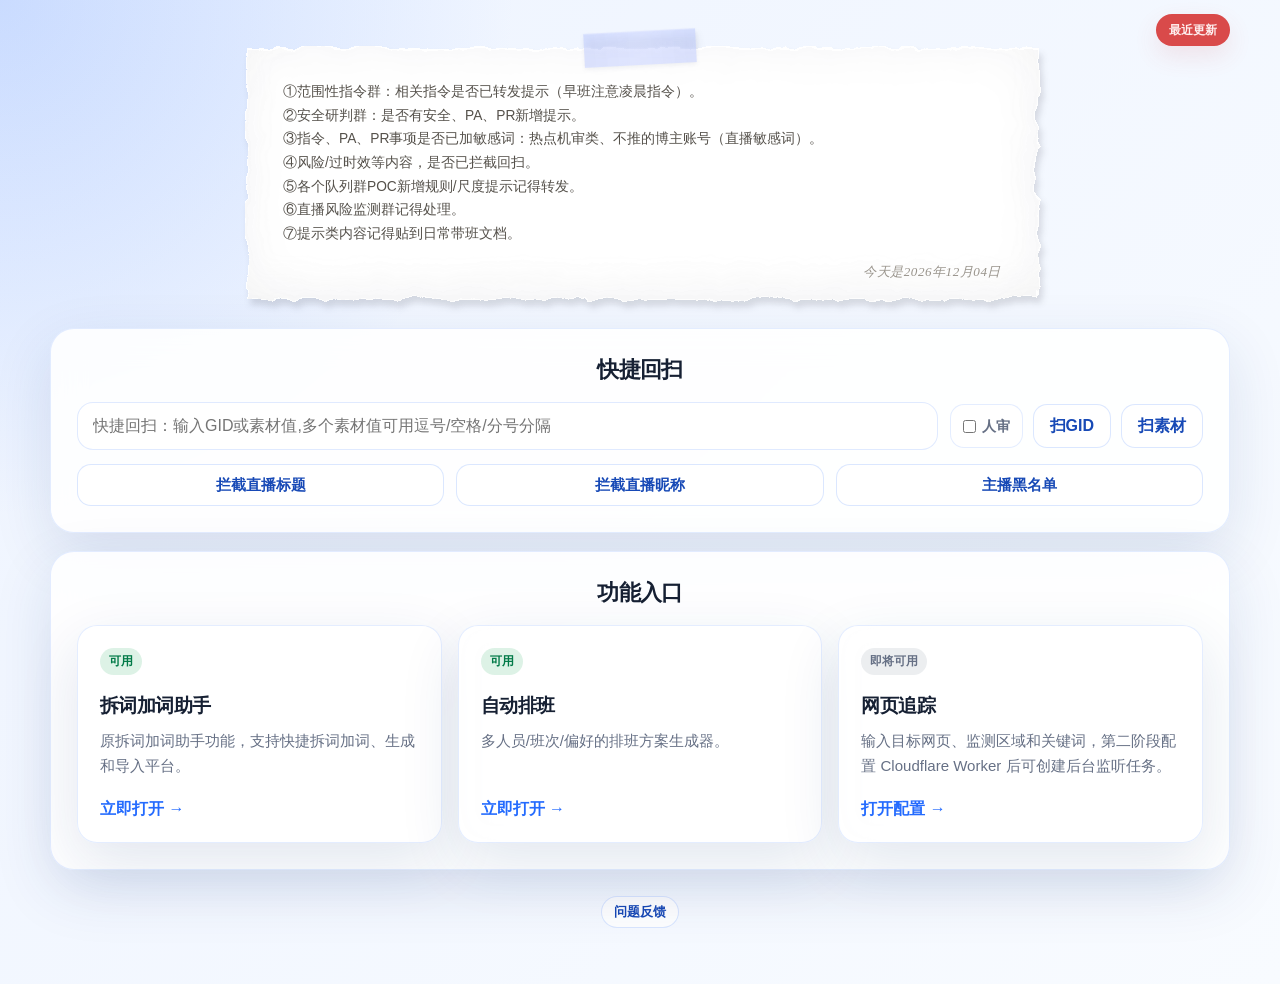
<file: home.html>
<!DOCTYPE html>
<html lang="zh-CN">
<head>
    <meta charset="UTF-8">
    <meta name="viewport" content="width=device-width, initial-scale=1.0">
    <title>带班首页</title>
    <link rel="stylesheet" href="recent-updates.css?v=20260727-1">
    <script src="recent-updates.js?v=20260724-2" defer></script>
    <style>
        * {
            margin: 0;
            padding: 0;
            box-sizing: border-box;
        }

        :root {
            --bg-start: #eef4ff;
            --bg-end: #f8fbff;
            --primary: #246bfe;
            --primary-dark: #1749b6;
            --text: #162033;
            --muted: #667085;
            --card: rgba(255, 255, 255, 0.88);
            --border: rgba(36, 107, 254, 0.12);
            --shadow: 0 20px 60px rgba(21, 54, 120, 0.12);
        }

        body {
            min-height: 100vh;
            font-family: -apple-system, BlinkMacSystemFont, "Segoe UI", Roboto, "Helvetica Neue", Arial, sans-serif;
            color: var(--text);
            background:
                radial-gradient(circle at top left, rgba(36, 107, 254, 0.18), transparent 32%),
                linear-gradient(135deg, var(--bg-start), var(--bg-end));
        }

        a {
            color: inherit;
            text-decoration: none;
        }

        .page {
            width: min(1180px, calc(100% - 32px));
            margin: 0 auto;
            padding: 42px 0 56px;
        }

        .module-card,
        .section {
            background: var(--card);
            border: 1px solid var(--border);
            box-shadow: var(--shadow);
            backdrop-filter: blur(16px);
        }

        .btn {
            display: inline-flex;
            align-items: center;
            justify-content: center;
            min-height: 44px;
            padding: 0 18px;
            border: 1px solid rgba(36, 107, 254, 0.16);
            border-radius: 14px;
            background: #fff;
            color: var(--primary-dark);
            font-weight: 700;
            cursor: pointer;
            transition: transform 0.2s, box-shadow 0.2s, background 0.2s;
        }

        .btn:hover {
            transform: translateY(-2px);
            box-shadow: 0 12px 28px rgba(36, 107, 254, 0.14);
        }

        .btn.primary {
            border-color: var(--primary);
            background: var(--primary);
            color: #fff;
        }

        .section {
            border-radius: 24px;
            padding: 26px;
        }

        .duty-note {
            position: relative;
            width: min(790px, calc(100% - 28px));
            margin: 4px auto 32px;
            filter:
                drop-shadow(3px 6px 3px rgba(32, 38, 50, 0.14))
                ;
        }

        .duty-note-sheet {
            position: relative;
            z-index: 1;
            padding: 36px 38px 34px;
            background: transparent;
        }

        .duty-note-sheet::after {
            content: "";
            position: absolute;
            inset: 0;
            z-index: -1;
            background: #fff;
            box-shadow:
                0 0 0 1px rgba(255, 255, 255, 0.95),
                inset 0 1px 0 rgba(255, 255, 255, 0.95),
                inset 0 -18px 32px rgba(198, 198, 198, 0.055),
                inset 0 0 54px rgba(40, 48, 64, 0.045);
            filter: url(#duty-note-torn);
            pointer-events: none;
        }

        .duty-note-tape {
            position: absolute;
            z-index: 3;
            top: -15px;
            left: 50%;
            width: 112px;
            height: 34px;
            background:
                linear-gradient(90deg, rgba(170, 185, 250, 0.42), rgba(205, 214, 255, 0.62), rgba(170, 185, 250, 0.42));
            box-shadow:
                0 2px 4px rgba(83, 89, 124, 0.08),
                inset 0 1px 0 rgba(255, 255, 255, 0.22);
            transform: translateX(-50%) rotate(-3deg);
            /* clip-path: polygon(2% 9%, 14% 0, 29% 7%, 44% 1%, 61% 8%, 78% 0, 98% 7%, 100% 88%, 86% 100%, 69% 92%, 51% 100%, 34% 93%, 17% 100%, 0 91%); */
            backdrop-filter: blur(1px);
        }

        .duty-note-list {
            display: grid;
            gap: 3px;
            padding-bottom: 18px;
            color: #55514b;
            font-size: 0.86rem;
            line-height: 1.5;
            list-style: none;
        }

        .duty-note-list li {
            text-wrap: pretty;
        }

        .duty-note-date {
            position: absolute;
            right: 34px;
            bottom: 15px;
            color: rgba(91, 83, 70, 0.62);
            font-family: Georgia, "Times New Roman", serif;
            font-size: 0.82rem;
            font-style: italic;
            letter-spacing: 0.04em;
        }

        .duty-note-filter {
            position: absolute;
            width: 0;
            height: 0;
            overflow: hidden;
        }

        .section-header {
            display: flex;
            align-items: flex-end;
            justify-content: center;
            gap: 16px;
            margin-bottom: 18px;
        }

        .section-title {
            font-size: 1.35rem;
            letter-spacing: -0.03em;
            text-align: center;
        }

        .section-desc {
            color: var(--muted);
            font-size: 0.94rem;
            line-height: 1.6;
        }

        .module-grid {
            display: grid;
            grid-template-columns: repeat(auto-fit, minmax(220px, 1fr));
            gap: 16px;
        }

        .module-card {
            min-height: 210px;
            border-radius: 20px;
            padding: 22px;
            display: flex;
            flex-direction: column;
            justify-content: space-between;
            color: inherit;
            font: inherit;
            text-align: left;
            transition: transform 0.2s, border-color 0.2s, box-shadow 0.2s;
        }

        .module-card[href]:hover {
            transform: translateY(-4px);
            border-color: rgba(36, 107, 254, 0.32);
            box-shadow: 0 18px 44px rgba(21, 54, 120, 0.16);
        }

        .module-card.placeholder {
            cursor: not-allowed;
            opacity: 0.56;
            filter: grayscale(1);
            box-shadow: none;
            background: rgba(245, 247, 250, 0.8);
            border-color: rgba(102, 112, 133, 0.18);
        }

        .module-card.placeholder .module-kicker {
            color: #667085;
            background: rgba(102, 112, 133, 0.12);
        }

        .module-card.placeholder .module-footer {
            color: #98a2b3;
        }

        .module-kicker.available {
            color: #027a48;
            background: rgba(18, 161, 80, 0.14);
        }

        .module-kicker.developing {
            color: #667085;
            background: rgba(102, 112, 133, 0.12);
        }

        .module-kicker {
            display: inline-flex;
            width: fit-content;
            padding: 5px 9px;
            border-radius: 999px;
            color: var(--primary-dark);
            background: rgba(36, 107, 254, 0.1);
            font-size: 0.78rem;
            font-weight: 800;
        }

        .module-title {
            margin: 18px 0 10px;
            font-size: 1.18rem;
            letter-spacing: -0.03em;
        }

        .module-desc {
            color: var(--muted);
            line-height: 1.65;
            font-size: 0.94rem;
        }

        .module-footer {
            margin-top: 20px;
            color: var(--primary);
            font-weight: 800;
        }

        .module-card.multi-link-card:hover {
            transform: translateY(-4px);
            border-color: rgba(36, 107, 254, 0.32);
            box-shadow: 0 18px 44px rgba(21, 54, 120, 0.16);
        }

        .module-link-group {
            display: flex;
            flex-direction: column;
            gap: 12px;
            margin-top: 18px;
        }

        .module-link-btn {
            display: inline-flex;
            align-items: center;
            justify-content: center;
            min-height: 42px;
            padding: 0 14px;
            border: 1px solid rgba(36, 107, 254, 0.16);
            border-radius: 14px;
            background: rgba(255, 255, 255, 0.92);
            color: var(--primary-dark);
            font-size: 0.92rem;
            font-weight: 700;
            transition: transform 0.2s, box-shadow 0.2s, border-color 0.2s, background 0.2s;
        }

        .module-link-btn:hover {
            transform: translateY(-1px);
            border-color: rgba(36, 107, 254, 0.32);
            box-shadow: 0 12px 28px rgba(36, 107, 254, 0.14);
            background: #fff;
        }

        .quick-section {
            margin-bottom: 18px;
        }

        .quick-rescan-panel {
            display: grid;
            grid-template-columns: minmax(0, 1fr) auto;
            align-items: center;
            gap: 12px;
        }

        .quick-rescan-input {
            width: 100%;
            min-height: 48px;
            padding: 0 15px;
            border: 1px solid rgba(36, 107, 254, 0.14);
            border-radius: 16px;
            background: rgba(255, 255, 255, 0.72);
            color: var(--text);
            font: inherit;
            outline: none;
            transition: border-color 0.2s, box-shadow 0.2s, background 0.2s;
        }

        .quick-rescan-input:focus {
            border-color: var(--primary);
            box-shadow: 0 0 0 4px rgba(36, 107, 254, 0.1);
            background: #fff;
        }

        .quick-rescan-actions {
            display: inline-flex;
            align-items: center;
            gap: 10px;
            flex-wrap: wrap;
            justify-content: flex-end;
        }

        .quick-rescan-manual {
            display: inline-flex;
            align-items: center;
            gap: 6px;
            min-height: 44px;
            padding: 0 12px;
            border: 1px solid rgba(36, 107, 254, 0.12);
            border-radius: 14px;
            background: rgba(255, 255, 255, 0.7);
            color: var(--muted);
            font-size: 0.9rem;
            font-weight: 800;
        }

        .quick-rescan-option {
            min-height: 44px;
            padding: 0 16px;
            border: 1px solid rgba(36, 107, 254, 0.16);
            border-radius: 14px;
            background: #fff;
            color: var(--primary-dark);
            font: inherit;
            font-weight: 800;
            cursor: pointer;
            transition: transform 0.2s, box-shadow 0.2s, border-color 0.2s, background 0.2s;
        }

        .quick-rescan-option:hover {
            transform: translateY(-2px);
            border-color: rgba(36, 107, 254, 0.32);
            box-shadow: 0 14px 30px rgba(36, 107, 254, 0.12);
            background: #fff;
        }

        .quick-link-group {
            display: grid;
            grid-template-columns: repeat(auto-fit, minmax(160px, 1fr));
            gap: 12px;
            margin-top: 14px;
        }

        .feedback-footer {
            display: flex;
            flex-direction: column;
            align-items: center;
            gap: 12px;
            margin-top: 26px;
        }

        .feedback-toggle {
            min-height: 32px;
            padding: 0 12px;
            border: 1px solid rgba(36, 107, 254, 0.16);
            border-radius: 999px;
            background: rgba(255, 255, 255, 0.76);
            color: var(--primary-dark);
            font-size: 0.82rem;
            font-weight: 700;
            cursor: pointer;
            transition: transform 0.2s, box-shadow 0.2s;
        }

        .feedback-toggle:hover {
            transform: translateY(-1px);
            box-shadow: 0 10px 24px rgba(36, 107, 254, 0.12);
        }

        .feedback-panel {
            display: none;
            width: min(520px, 100%);
            padding: 14px;
            border: 1px solid var(--border);
            border-radius: 18px;
            background: var(--card);
            box-shadow: var(--shadow);
            backdrop-filter: blur(16px);
        }

        .feedback-panel.show {
            display: block;
        }

        .feedback-input {
            width: 100%;
            min-height: 92px;
            padding: 12px;
            border: 1px solid rgba(36, 107, 254, 0.16);
            border-radius: 14px;
            color: var(--text);
            background: rgba(255, 255, 255, 0.82);
            font: inherit;
            line-height: 1.6;
            resize: vertical;
            outline: none;
            transition: border-color 0.2s, box-shadow 0.2s;
        }

        .feedback-input:focus {
            border-color: var(--primary);
            box-shadow: 0 0 0 4px rgba(36, 107, 254, 0.1);
        }

        .feedback-actions {
            display: flex;
            justify-content: flex-end;
            gap: 10px;
            margin-top: 10px;
        }

        .feedback-submit {
            min-height: 34px;
            padding: 0 14px;
            border: 1px solid var(--primary);
            border-radius: 12px;
            background: var(--primary);
            color: #fff;
            font-size: 0.86rem;
            font-weight: 800;
            cursor: pointer;
        }

        .toast {
            position: fixed;
            left: 50%;
            bottom: 28px;
            transform: translateX(-50%) translateY(20px);
            padding: 12px 18px;
            border-radius: 999px;
            background: rgba(22, 32, 51, 0.92);
            color: #fff;
            opacity: 0;
            pointer-events: none;
            transition: opacity 0.2s, transform 0.2s;
            z-index: 10;
        }

        .toast.show {
            opacity: 1;
            transform: translateX(-50%) translateY(0);
        }

        @media (max-width: 980px) {
            .module-grid {
                grid-template-columns: repeat(2, minmax(0, 1fr));
            }
        }

        @media (max-width: 640px) {
            .page {
                width: min(100% - 24px, 1180px);
                padding-top: 24px;
            }

            .section {
                border-radius: 20px;
                padding: 22px;
            }

            .duty-note {
                width: calc(100% - 8px);
                margin-bottom: 28px;
            }

            .duty-note-sheet {
                padding: 34px 22px 30px;
            }

            .duty-note-tape {
                top: -13px;
                width: 92px;
                height: 30px;
            }

            .duty-note-list {
                font-size: 0.84rem;
            }

            .module-grid {
                grid-template-columns: 1fr;
            }

            .section-header {
                align-items: flex-start;
                flex-direction: column;
            }

            .quick-rescan-panel {
                grid-template-columns: 1fr;
            }

            .quick-rescan-actions {
                width: 100%;
                justify-content: stretch;
            }

            .quick-rescan-option {
                flex: 1;
            }
        }
    </style>
</head>
<body>
    <main class="page">
        <button class="recent-updates-button" type="button" title="查看最近更新说明">最近更新</button>

        <aside class="duty-note" aria-label="带班提示">
            <span class="duty-note-tape" aria-hidden="true"></span>
            <div class="duty-note-sheet">
                <ol class="duty-note-list">
                    <li>①范围性指令群：相关指令是否已转发提示（早班注意凌晨指令）。</li>
                    <li>②安全研判群：是否有安全、PA、PR新增提示。</li>
                    <li>③指令、PA、PR事项是否已加敏感词：热点机审类、不推的博主账号（直播敏感词）。</li>
                    <li>④风险/过时效等内容，是否已拦截回扫。</li>
                    <li>⑤各个队列群POC新增规则/尺度提示记得转发。</li>
                    <li>⑥直播风险监测群记得处理。</li>
                    <li>⑦提示类内容记得贴到日常带班文档。</li>
                </ol>
                <p class="duty-note-date" id="todaySubtitle">今天是</p>
            </div>
        </aside>

        <section class="section quick-section" id="quickEntries">
            <div class="section-header">
                <div>
                    <h2 class="section-title">快捷回扫</h2>
                    <!-- <p class="section-desc">常用回扫和配置页面集中跳转。</p> -->
                </div>
            </div>

            <div class="quick-rescan-panel">
                <input class="quick-rescan-input" id="quickRescanInput" type="text" placeholder="快捷回扫：输入GID或素材值,多个素材值可用逗号/空格/分号分隔">
                <div class="quick-rescan-actions">
                    <label class="quick-rescan-manual">
                        <input id="quickRescanManual" type="checkbox">
                        人审
                    </label>
                    <button class="quick-rescan-option" type="button" id="quickScanGidBtn">扫GID</button>
                    <button class="quick-rescan-option" type="button" id="quickScanMaterialBtn">扫素材</button>
                </div>
            </div>

            <div class="quick-link-group">
                <a class="module-link-btn" href="https://bee.bytedance.net/1533/combine-imc/17275/data" target="_blank" rel="noopener noreferrer">拦截直播标题</a>
                <a class="module-link-btn" href="https://bee.bytedance.net/1533/combine-imc/16745/data" target="_blank" rel="noopener noreferrer">拦截直播昵称</a>
                <a class="module-link-btn" href="https://bee.bytedance.net/1533/combine-imc/17557/data" target="_blank" rel="noopener noreferrer">主播黑名单</a>
            </div>
        </section>

        <section class="section" id="modules">
            <div class="section-header">
                <div>
                    <h2 class="section-title">功能入口</h2>
                    <!-- <p class="section-desc">目前拆词加词助手可用，其他功能正在开发中。。。</p> -->
                </div>
            </div>

            <div class="module-grid">
                <a class="module-card" href="index.html">
                    <div>
                        <span class="module-kicker available">可用</span>
                        <h3 class="module-title">拆词加词助手</h3>
                        <p class="module-desc">原拆词加词助手功能，支持快捷拆词加词、生成和导入平台。</p>
                    </div>
                    <span class="module-footer">立即打开 →</span>
                </a>

                <a class="module-card" href="schedule.html">
                    <div>
                        <span class="module-kicker available">可用</span>
                        <h3 class="module-title">自动排班</h3>
                        <p class="module-desc">多人员/班次/偏好的排班方案生成器。</p>
                    </div>
                    <span class="module-footer">立即打开 →</span>
                </a>

                <a class="module-card" href="web-tracker.html">
                    <div>
                        <span class="module-kicker developing">即将可用</span>
                        <h3 class="module-title">网页追踪</h3>
                        <p class="module-desc">输入目标网页、监测区域和关键词，第二阶段配置 Cloudflare Worker 后可创建后台监听任务。</p>
                    </div>
                    <span class="module-footer">打开配置 →</span>
                </a>

                <!-- <button class="module-card placeholder" type="button" data-feature="带班提示生成" disabled>
                    <div>
                        <span class="module-kicker developing">开发中</span>
                        <h3 class="module-title">带班提示生成</h3>
                        <p class="module-desc">基于飞书资料生成带班提示和注意事项的工具。</p>
                    </div>
                    <span class="module-footer">等待配置 →</span>
                </button>

                <button class="module-card placeholder" type="button" data-feature="指令记录" disabled>
                    <div>
                        <span class="module-kicker developing">开发中</span>
                        <h3 class="module-title">指令记录</h3>
                        <p class="module-desc">查询带班期间关键指令的工具。</p>
                    </div>
                    <span class="module-footer">等待配置 →</span>
                </button>

                <button class="module-card placeholder" type="button" data-feature="问答记录" disabled>
                    <div>
                        <span class="module-kicker developing">开发中</span>
                        <h3 class="module-title">问答记录</h3>
                        <p class="module-desc">记录一二确常见问题和历史问答资料的工具。</p>
                    </div>
                    <span class="module-footer">等待配置 →</span>
                </button> -->
            </div>
        </section>

        <footer class="feedback-footer">
            <button class="feedback-toggle" type="button" id="feedbackToggle">问题反馈</button>
            <form class="feedback-panel" id="feedbackPanel">
                <textarea class="feedback-input" id="feedbackInput" placeholder="请输入你遇到的问题或建议"></textarea>
                <div class="feedback-actions">
                    <button class="feedback-submit" type="submit">提交</button>
                </div>
            </form>
        </footer>
    </main>

    <div class="toast" id="toast" role="status" aria-live="polite"></div>

    <script>
        const toast = document.getElementById('toast');
        const placeholders = document.querySelectorAll('[data-feature]');
        const todaySubtitle = document.getElementById('todaySubtitle');
        const feedbackToggle = document.getElementById('feedbackToggle');
        const feedbackPanel = document.getElementById('feedbackPanel');
        const feedbackInput = document.getElementById('feedbackInput');
        const quickRescanInput = document.getElementById('quickRescanInput');
        const quickRescanManual = document.getElementById('quickRescanManual');
        const quickScanGidBtn = document.getElementById('quickScanGidBtn');
        const quickScanMaterialBtn = document.getElementById('quickScanMaterialBtn');
        let toastTimer = null;

        function renderToday() {
            const today = new Date();
            const year = today.getFullYear();
            const month = String(today.getMonth() + 1).padStart(2, '0');
            const day = String(today.getDate()).padStart(2, '0');
            todaySubtitle.textContent = `今天是${year}年${month}月${day}日`;
        }

        function showToast(message) {
            toast.textContent = message;
            toast.classList.add('show');
            clearTimeout(toastTimer);
            toastTimer = setTimeout(() => toast.classList.remove('show'), 2200);
        }

        function getQuickRescanDateRange() {
            const now = new Date();
            return {
                startMs: new Date(now.getFullYear(), now.getMonth(), now.getDate() - 1, 0, 0, 0, 0).getTime(),
                endMs: new Date(now.getFullYear(), now.getMonth(), now.getDate() + 1, 0, 0, 0, 0).getTime() - 1
            };
        }

        function getQuickRescanValue() {
            return quickRescanInput.value.trim();
        }

        function getQuickRescanParts(value) {
            return value.split(/[，,;；\s]+/).map(item => item.trim()).filter(Boolean);
        }

        function isNumericRescanValue(value) {
            return /^[\d，,;；\s]+$/.test(value) && /\d/.test(value);
        }

        function openQuickRescan(type) {
            const keyword = getQuickRescanValue();
            if (!keyword) {
                showToast('请先输入需要回扫的 GID 或素材 ID');
                quickRescanInput.focus();
                return;
            }

            const { startMs, endMs } = getQuickRescanDateRange();
            const isGid = type === 'gid';
            const url = new URL(`https://imc.bytedance.net/tools/push-intercept/${isGid ? 'material-group' : 'material-intercept'}`);
            url.searchParams.set('curAppId', '1128');
            url.searchParams.set('isNewTask', '0');
            url.searchParams.set('startCreateTime', String(startMs));
            url.searchParams.set('endCreateTime', String(endMs));
            url.searchParams.set('pageNum', '1');
            if (isGid) {
                url.searchParams.set('isSimilar', '0');
            }
            if (isNumericRescanValue(keyword)) {
                url.searchParams.set('groupIds', getQuickRescanParts(keyword).join(','));
            } else {
                getQuickRescanParts(keyword).forEach(item => {
                    url.searchParams.append('materialValueList', item);
                });
            }
            if (quickRescanManual.checked) {
                url.searchParams.set('genTypeList', 'manual');
            }
            window.open(url.toString(), '_blank');
        }

        placeholders.forEach((item) => {
            item.addEventListener('click', () => {
                showToast(`${item.dataset.feature}入口已预留，待飞书数据源完善后接入。`);
            });
        });

        quickScanGidBtn.addEventListener('click', () => openQuickRescan('gid'));
        quickScanMaterialBtn.addEventListener('click', () => openQuickRescan('material'));
        quickRescanInput.addEventListener('keydown', (event) => {
            if (event.key === 'Enter') openQuickRescan('gid');
        });

        feedbackToggle.addEventListener('click', () => {
            feedbackPanel.classList.toggle('show');
            if (feedbackPanel.classList.contains('show')) {
                feedbackInput.focus();
            }
        });

        feedbackPanel.addEventListener('submit', (event) => {
            event.preventDefault();
            const content = feedbackInput.value.trim();
            if (!content) {
                showToast('请先填写反馈内容');
                return;
            }

            const subject = encodeURIComponent('带班首页问题反馈');
            const body = encodeURIComponent(`反馈内容：\n${content}\n\n页面：带班首页\n提交时间：${new Date().toLocaleString()}`);
            window.location.href = `mailto:lixun.hmd@jiyunhudong.com?subject=${subject}&body=${body}`;
            feedbackInput.value = '';
            feedbackPanel.classList.remove('show');
            showToast('已打开邮件客户端，请确认发送');
        });

        renderToday();
    </script>
    <svg class="duty-note-filter" width="0" height="0" aria-hidden="true" focusable="false">
        <filter id="duty-note-torn">
            <feTurbulence x="0" y="0" baseFrequency="0.02" numOctaves="6" seed="5"></feTurbulence>
            <feDisplacementMap in="SourceGraphic" scale="12"></feDisplacementMap>
        </filter>
    </svg>
</body>
</html>
</file>
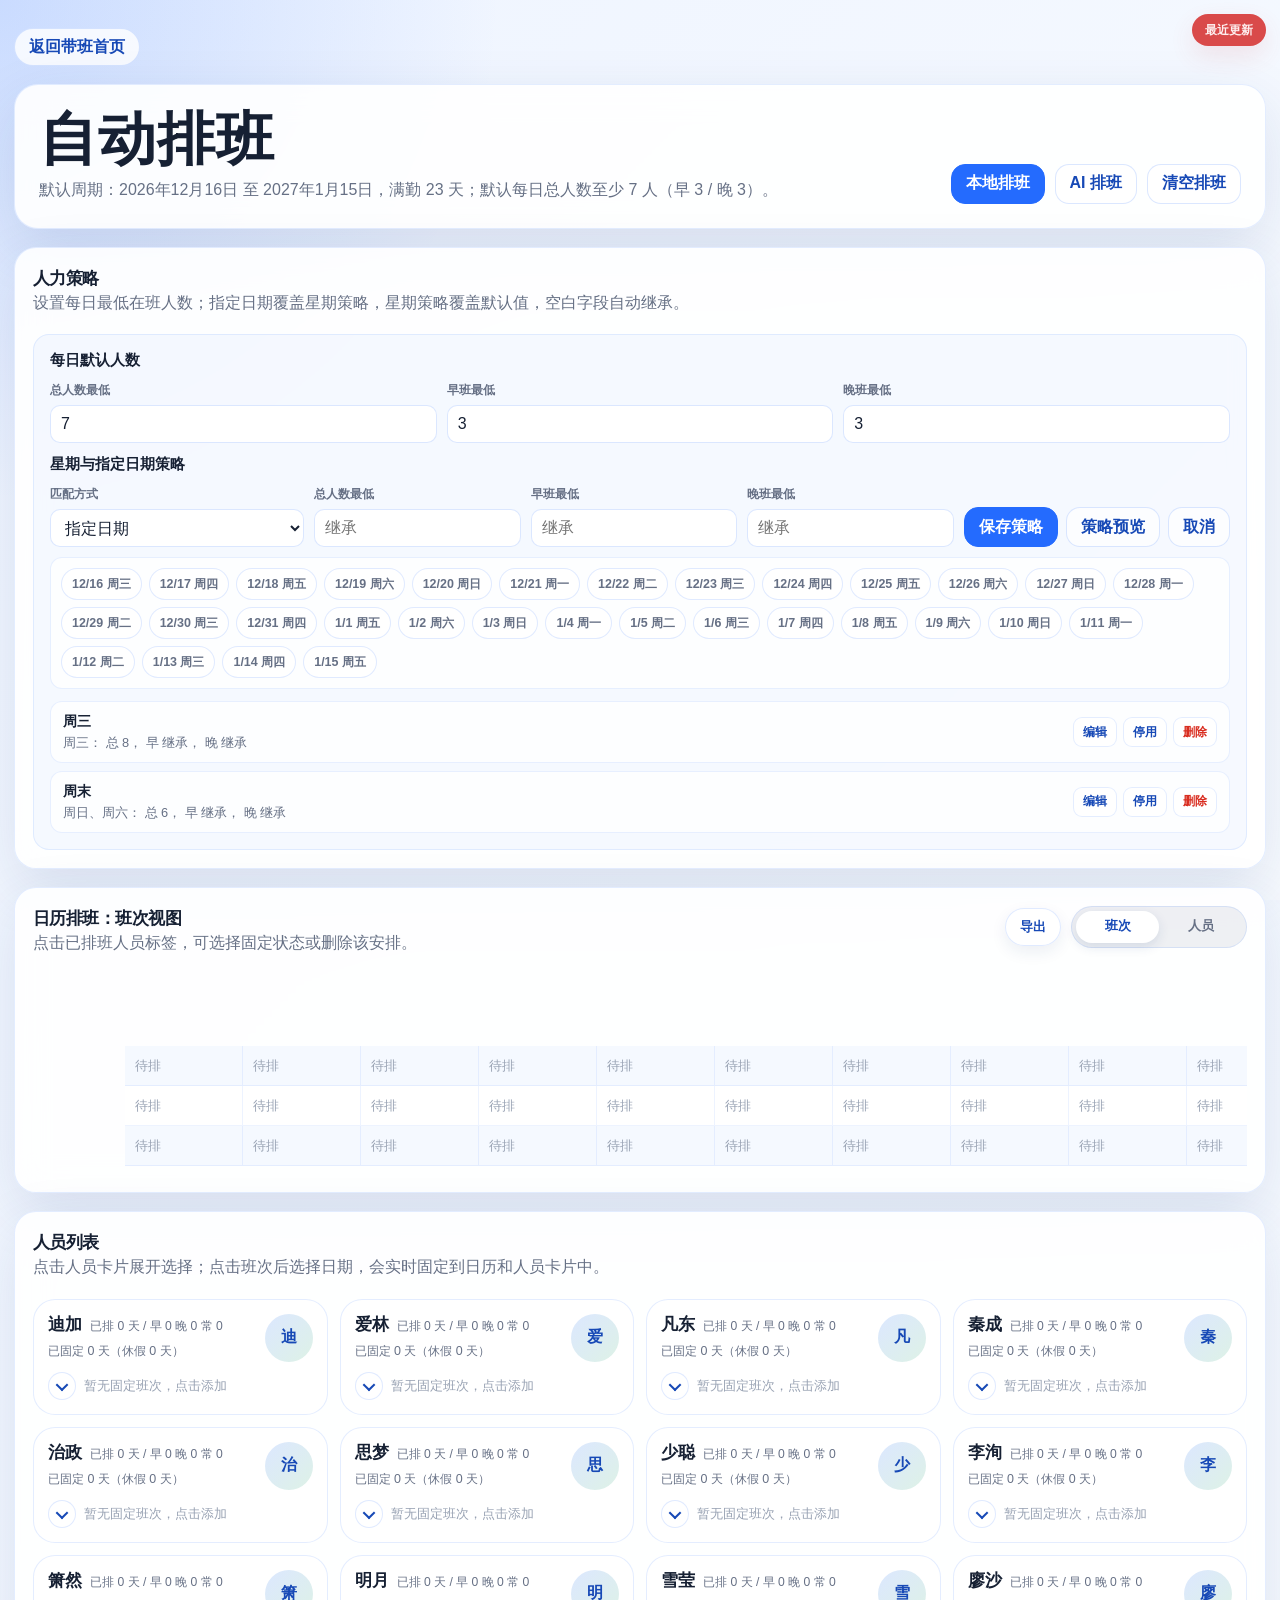
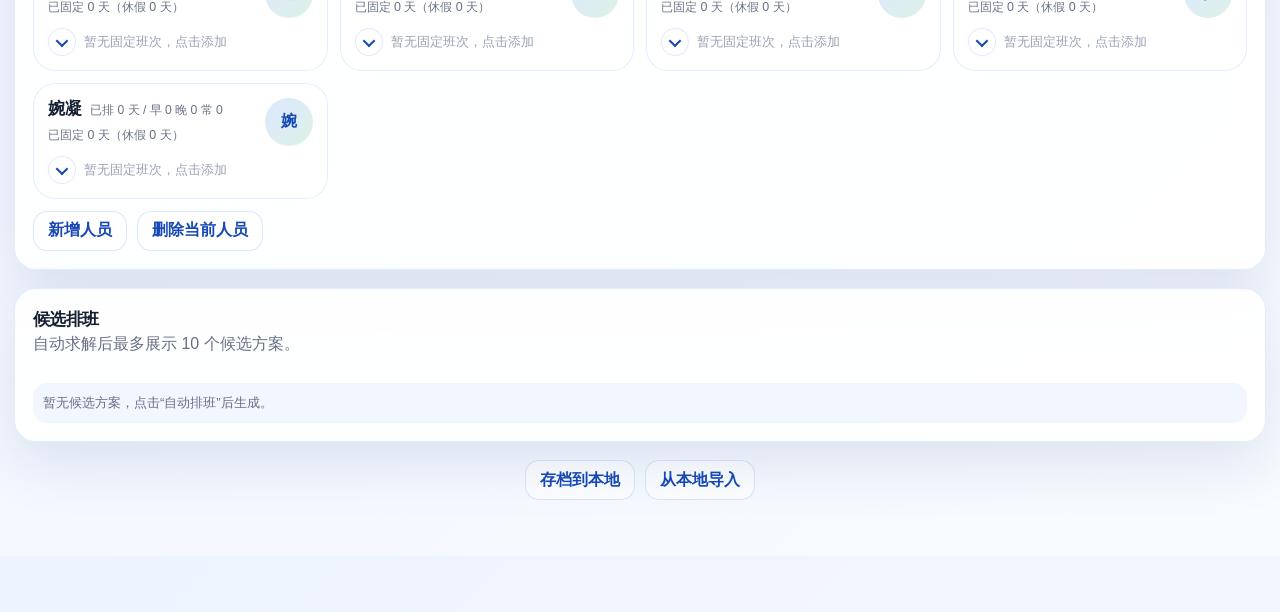
<file: schedule.html>
<!DOCTYPE html>
<html lang="zh-CN">
<head>
    <meta charset="UTF-8">
    <meta name="viewport" content="width=device-width, initial-scale=1.0">
    <title>自动排班 - 带班首页</title>
    <link rel="stylesheet" href="recent-updates.css?v=20260727-1">
    <script src="recent-updates.js?v=20260724-2" defer></script>
    <link rel="stylesheet" href="schedule.css?v=20260803-1">
</head>
<body>
    <main class="page">
        <button class="recent-updates-button" type="button" title="查看最近更新说明">最近更新</button>
        <div class="topbar">
            <a class="back-link" href="home.html">返回带班首页</a>
        </div>

        <section class="hero">
            <div>
                <!-- <div class="eyebrow">可用功能 · 自动排班</div> -->
                <h1>自动排班</h1>
                <p class="hero-desc" id="rangeText">正在生成排班周期...</p>
            </div>
            <div class="hero-actions">
                <div class="toolbar">
                    <button class="btn primary" type="button" id="solveBtn">本地排班</button>
                    <button class="btn ghost" type="button" id="aiSolveBtn">AI 排班</button>
                    <button class="btn ghost" type="button" id="clearBtn">清空排班</button>
                </div>
            </div>
        </section>

        <section class="panel staffing-panel">
            <div class="panel-header">
                <div>
                    <h2 class="panel-title">人力策略</h2>
                    <p class="muted">设置每日最低在班人数；指定日期覆盖星期策略，星期策略覆盖默认值，空白字段自动继承。</p>
                </div>
            </div>
            <div class="panel-body">
                <div class="staffing-grid">
                    <div class="staffing-section">
                        <h3 class="staffing-section-title">每日默认人数</h3>
                        <div class="staffing-fields">
                            <div class="staffing-field">
                                <label for="baseTotalInput">总人数最低</label>
                                <input class="staffing-input" id="baseTotalInput" type="number" min="0" max="300" step="1">
                            </div>
                            <div class="staffing-field">
                                <label for="baseMorningInput">早班最低</label>
                                <input class="staffing-input" id="baseMorningInput" type="number" min="0" max="300" step="1">
                            </div>
                            <div class="staffing-field">
                                <label for="baseNightInput">晚班最低</label>
                                <input class="staffing-input" id="baseNightInput" type="number" min="0" max="300" step="1">
                            </div>
                        </div>
                        <h3 class="staffing-section-title">星期与指定日期策略</h3>
                        <div class="strategy-editor">
                            <div class="staffing-field">
                                <label for="strategyTypeSelect">匹配方式</label>
                                <select class="staffing-select" id="strategyTypeSelect">
                                    <option value="dates">指定日期</option>
                                    <option value="weekday">每周星期</option>
                                </select>
                            </div>
                            <div class="staffing-field">
                                <label for="strategyTotalInput">总人数最低</label>
                                <input class="staffing-input" id="strategyTotalInput" type="number" min="0" max="300" step="1" placeholder="继承">
                            </div>
                            <div class="staffing-field">
                                <label for="strategyMorningInput">早班最低</label>
                                <input class="staffing-input" id="strategyMorningInput" type="number" min="0" max="300" step="1" placeholder="继承">
                            </div>
                            <div class="staffing-field">
                                <label for="strategyNightInput">晚班最低</label>
                                <input class="staffing-input" id="strategyNightInput" type="number" min="0" max="300" step="1" placeholder="继承">
                            </div>
                            <div class="strategy-editor-actions">
                                <button class="btn primary" type="button" id="addStrategyBtn">保存策略</button>
                                <button class="btn ghost" type="button" id="openStrategyPreviewBtn">策略预览</button>
                                <button class="btn ghost" type="button" id="cancelStrategyEditBtn" hidden>取消</button>
                            </div>
                            <div class="strategy-target-picker" id="strategyTargetPicker" aria-label="策略匹配范围"></div>
                        </div>
                        <div class="strategy-list" id="strategyList"></div>
                    </div>
                </div>
            </div>
        </section>

        <div class="layout">
            <section class="panel">
                <div class="panel-header">
                    <div>
                        <h2 class="panel-title" id="calendarTitle">日历排班</h2>
                        <p class="muted">点击已排班人员标签，可选择固定状态或删除该安排。</p>
                    </div>
                    <div class="calendar-actions">
                        <button class="calendar-export-btn" type="button" id="exportScheduleTextBtn">导出</button>
                        <div class="view-switch" role="group" aria-label="日历视图">
                            <button class="view-switch-option active" type="button" id="shiftViewBtn">班次</button>
                            <button class="view-switch-option" type="button" id="personViewBtn">人员</button>
                        </div>
                    </div>
                </div>
                <div class="panel-body">
                    <div class="calendar-wrap" id="calendarWrap"></div>
                </div>
            </section>

            <section class="panel">
                <div class="panel-header">
                    <div>
                        <h2 class="panel-title">人员列表</h2>
                        <p class="muted">点击人员卡片展开选择；点击班次后选择日期，会实时固定到日历和人员卡片中。</p>
                    </div>
                </div>
                <div class="panel-body">
                    <div class="people-list" id="peopleList"></div>
                    <div class="toolbar" style="justify-content: flex-start; margin-top: 12px;">
                        <button class="btn ghost" type="button" id="addPersonBtn">新增人员</button>
                        <button class="btn ghost" type="button" id="removePersonBtn">删除当前人员</button>
                    </div>
                </div>
            </section>

            <section class="panel">
                <div class="panel-header">
                    <div>
                        <h2 class="panel-title">候选排班</h2>
                        <p class="muted">自动求解后最多展示 10 个候选方案。</p>
                    <p class="ai-solve-status" id="aiSolveStatus" aria-live="polite"></p>
                    </div>
                </div>
                <div class="panel-body">
                    <div class="solution-list" id="solutionList"></div>
                </div>
            </section>
        </div>

        <div class="archive-actions">
            <button class="btn ghost" type="button" id="exportArchiveBtn">存档到本地</button>
            <button class="btn ghost" type="button" id="importArchiveBtn">从本地导入</button>
            <input class="archive-input" type="file" id="archiveFileInput" accept=".json,application/json">
        </div>
    </main>

    <dialog class="strategy-preview-dialog" id="strategyPreviewDialog" aria-labelledby="strategyPreviewTitle">
        <div class="strategy-preview-page">
            <div class="strategy-preview-header">
                <div>
                    <h2 id="strategyPreviewTitle">策略预览</h2>
                    <p>当前周期各日期最终生效的人力配置</p>
                </div>
                <button class="strategy-preview-close" type="button" id="closeStrategyPreviewBtn" aria-label="关闭策略预览">×</button>
            </div>
            <div class="strategy-preview-content" id="strategyPreview"></div>
            <div class="strategy-preview-footer">
                <button class="btn primary" type="button" id="returnFromStrategyPreviewBtn">返回设置</button>
            </div>
        </div>
    </dialog>

    <div class="toast" id="toast" role="status" aria-live="polite"></div>

    <script src="app-config.js"></script>
    <script src="schedule.js?v=20260801-18"></script>
</body>
</html>
</file>
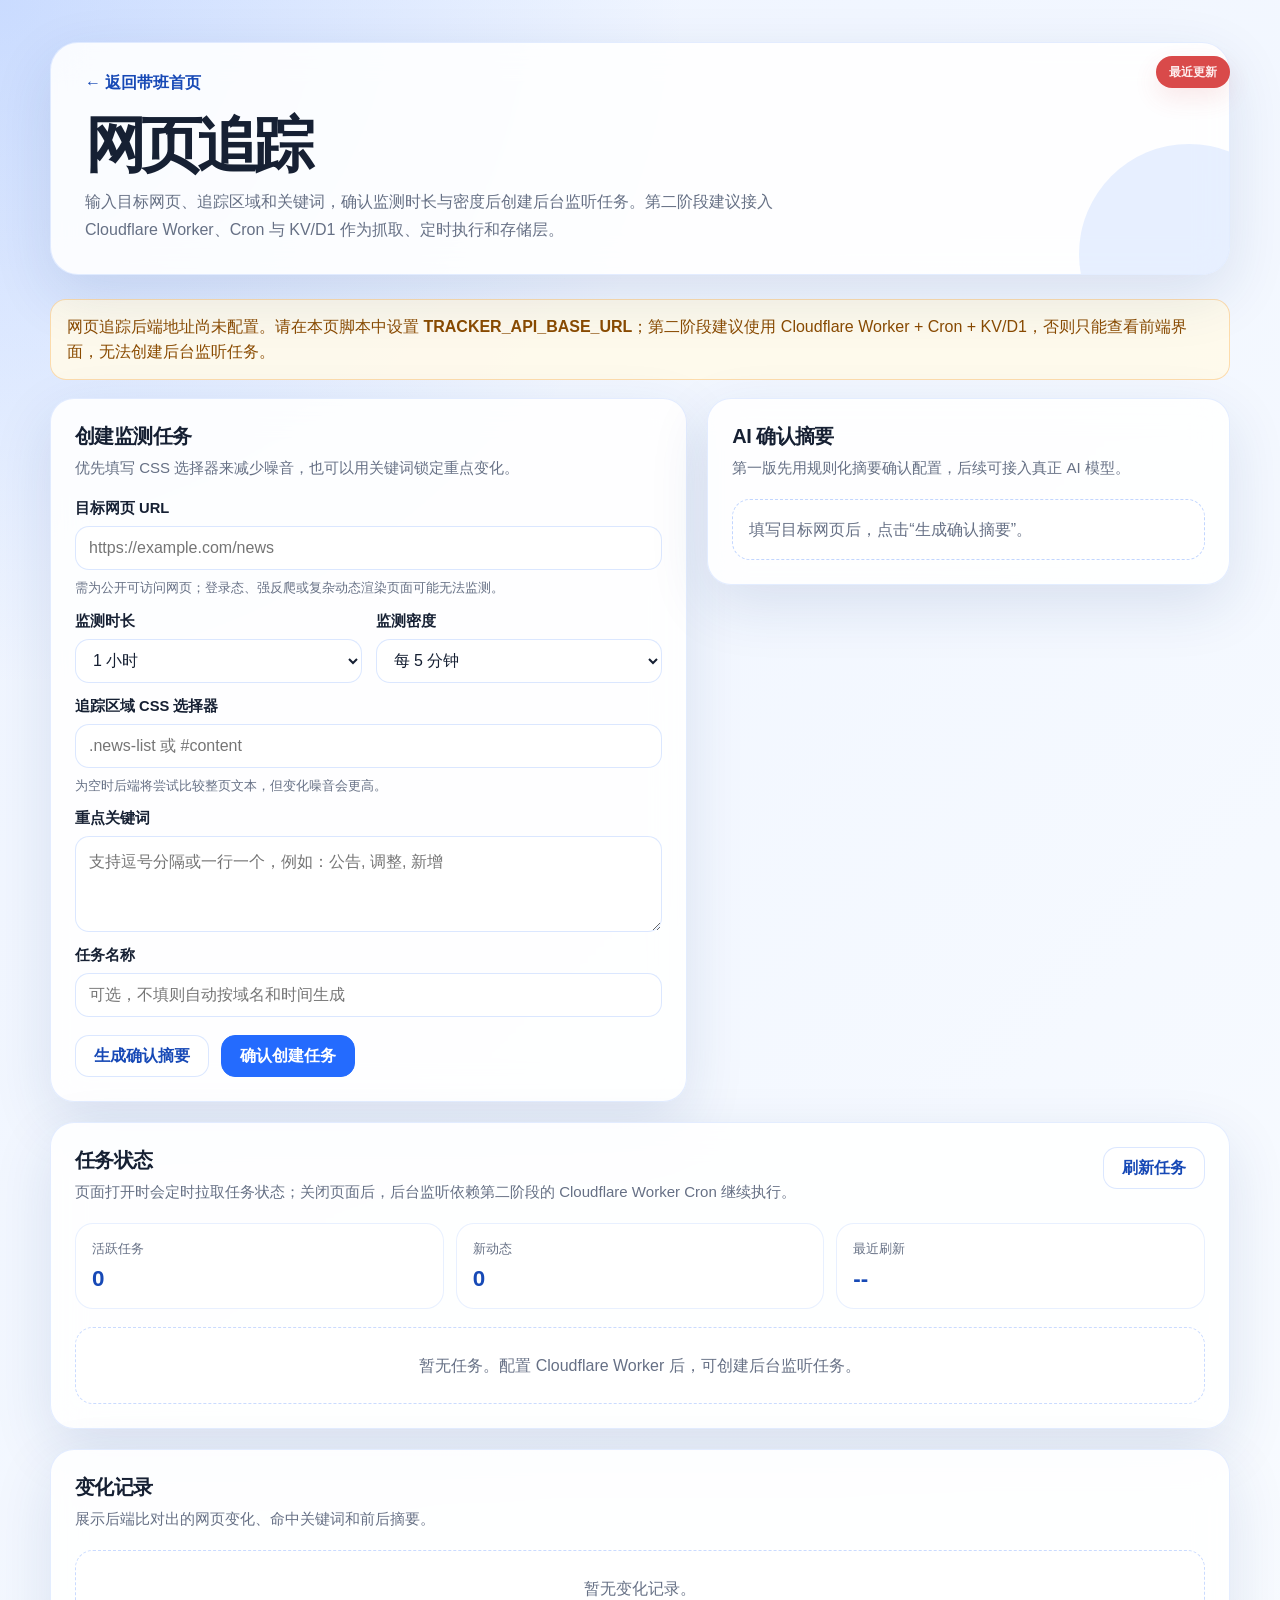
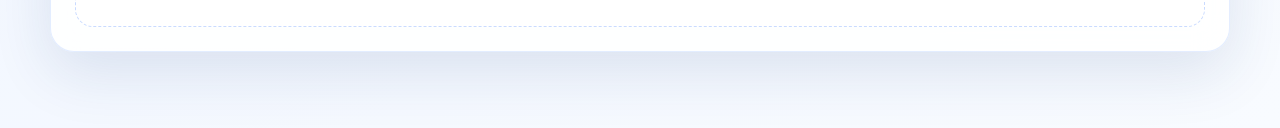
<file: web-tracker.html>
<!DOCTYPE html>
<html lang="zh-CN">
<head>
    <meta charset="UTF-8">
    <meta name="viewport" content="width=device-width, initial-scale=1.0">
    <title>网页追踪</title>
    <link rel="stylesheet" href="recent-updates.css?v=20260727-1">
    <script src="recent-updates.js?v=20260724-2" defer></script>
    <style>
        * {
            margin: 0;
            padding: 0;
            box-sizing: border-box;
        }

        :root {
            --bg-start: #eef4ff;
            --bg-end: #f8fbff;
            --primary: #246bfe;
            --primary-dark: #1749b6;
            --success: #12a150;
            --warning: #f79009;
            --danger: #ff6b6b;
            --text: #162033;
            --muted: #667085;
            --card: rgba(255, 255, 255, 0.88);
            --border: rgba(36, 107, 254, 0.12);
            --shadow: 0 20px 60px rgba(21, 54, 120, 0.12);
            --soft-shadow: 0 12px 34px rgba(21, 54, 120, 0.08);
        }

        body {
            min-height: 100vh;
            font-family: -apple-system, BlinkMacSystemFont, "Segoe UI", Roboto, "Helvetica Neue", Arial, sans-serif;
            color: var(--text);
            background:
                radial-gradient(circle at top left, rgba(36, 107, 254, 0.18), transparent 32%),
                linear-gradient(135deg, var(--bg-start), var(--bg-end));
            padding: 42px 0 56px;
        }

        a {
            color: inherit;
            text-decoration: none;
        }

        button,
        input,
        select,
        textarea {
            font: inherit;
        }

        .page {
            width: min(1180px, calc(100% - 32px));
            margin: 0 auto;
        }

        .tool-header,
        .section,
        .task-card,
        .change-card {
            background: var(--card);
            border: 1px solid var(--border);
            box-shadow: var(--shadow);
            backdrop-filter: blur(16px);
        }

        .tool-header {
            border-radius: 28px;
            padding: 30px 34px;
            margin-bottom: 24px;
            position: relative;
            overflow: hidden;
        }

        .tool-header::after {
            content: "";
            position: absolute;
            right: -70px;
            bottom: -90px;
            width: 220px;
            height: 220px;
            border-radius: 50%;
            background: rgba(36, 107, 254, 0.1);
        }

        .home-link {
            display: inline-flex;
            align-items: center;
            width: fit-content;
            color: var(--primary-dark);
            font-weight: 700;
            margin-bottom: 20px;
            position: relative;
            z-index: 1;
            transition: transform 0.2s;
        }

        .home-link:hover {
            transform: translateX(-2px);
        }

        h1 {
            max-width: 680px;
            margin-bottom: 10px;
            font-size: clamp(2rem, 5vw, 3.8rem);
            line-height: 1.05;
            letter-spacing: -0.08em;
            position: relative;
            z-index: 1;
        }

        .tool-subtitle {
            max-width: 720px;
            color: var(--muted);
            font-size: 1rem;
            line-height: 1.75;
            position: relative;
            z-index: 1;
        }

        .notice {
            display: none;
            margin-bottom: 18px;
            padding: 14px 16px;
            border-radius: 16px;
            border: 1px solid rgba(247, 144, 9, 0.28);
            color: #8a4b00;
            background: rgba(255, 250, 235, 0.92);
            line-height: 1.6;
        }

        .notice.show {
            display: block;
        }

        .layout {
            display: grid;
            grid-template-columns: minmax(0, 1fr) minmax(320px, 0.82fr);
            gap: 20px;
            align-items: start;
        }

        .section {
            border-radius: 24px;
            padding: 24px;
            margin-bottom: 20px;
        }

        .section-header {
            display: flex;
            justify-content: space-between;
            gap: 16px;
            align-items: flex-start;
            margin-bottom: 18px;
        }

        .section-title {
            font-size: 1.25rem;
            letter-spacing: -0.03em;
            margin-bottom: 6px;
        }

        .section-desc {
            color: var(--muted);
            line-height: 1.65;
            font-size: 0.94rem;
        }

        .form-grid {
            display: grid;
            grid-template-columns: repeat(2, minmax(0, 1fr));
            gap: 14px;
        }

        .field {
            display: flex;
            flex-direction: column;
            gap: 8px;
        }

        .field.full {
            grid-column: 1 / -1;
        }

        label {
            color: var(--text);
            font-size: 0.92rem;
            font-weight: 800;
        }

        .hint {
            color: var(--muted);
            font-size: 0.82rem;
            line-height: 1.5;
        }

        input,
        select,
        textarea {
            width: 100%;
            border: 1px solid rgba(36, 107, 254, 0.16);
            border-radius: 14px;
            color: var(--text);
            background: rgba(255, 255, 255, 0.82);
            outline: none;
            transition: border-color 0.2s, box-shadow 0.2s;
        }

        input,
        select {
            min-height: 44px;
            padding: 0 13px;
        }

        textarea {
            min-height: 96px;
            padding: 12px 13px;
            resize: vertical;
            line-height: 1.6;
        }

        input:focus,
        select:focus,
        textarea:focus {
            border-color: var(--primary);
            box-shadow: 0 0 0 4px rgba(36, 107, 254, 0.1);
        }

        .button-row {
            display: flex;
            flex-wrap: wrap;
            gap: 12px;
            margin-top: 18px;
        }

        .btn {
            display: inline-flex;
            align-items: center;
            justify-content: center;
            min-height: 42px;
            padding: 0 18px;
            border: 1px solid rgba(36, 107, 254, 0.16);
            border-radius: 14px;
            color: var(--primary-dark);
            background: #fff;
            font-weight: 800;
            cursor: pointer;
            transition: transform 0.2s, box-shadow 0.2s, background 0.2s;
        }

        .btn:hover {
            transform: translateY(-2px);
            box-shadow: 0 12px 28px rgba(36, 107, 254, 0.14);
        }

        .btn.primary {
            border-color: var(--primary);
            color: #fff;
            background: var(--primary);
        }

        .btn.danger {
            border-color: var(--danger);
            color: #fff;
            background: var(--danger);
        }

        .btn:disabled {
            color: #98a2b3;
            background: #eef2f7;
            border-color: #d0d5dd;
            cursor: not-allowed;
            transform: none;
            box-shadow: none;
        }

        .summary-box {
            border: 1px dashed rgba(36, 107, 254, 0.28);
            border-radius: 18px;
            background: rgba(255, 255, 255, 0.62);
            padding: 16px;
            line-height: 1.7;
            color: var(--muted);
        }

        .summary-box strong {
            color: var(--text);
        }

        .status-row {
            display: grid;
            grid-template-columns: repeat(3, minmax(0, 1fr));
            gap: 12px;
            margin-bottom: 18px;
        }

        .metric {
            border: 1px solid rgba(36, 107, 254, 0.1);
            border-radius: 18px;
            background: rgba(255, 255, 255, 0.62);
            padding: 16px;
        }

        .metric-label {
            color: var(--muted);
            font-size: 0.82rem;
            margin-bottom: 8px;
        }

        .metric-value {
            font-size: 1.4rem;
            font-weight: 900;
            color: var(--primary-dark);
        }

        .task-list,
        .change-list {
            display: grid;
            gap: 12px;
        }

        .task-card,
        .change-card {
            border-radius: 18px;
            padding: 16px;
            box-shadow: var(--soft-shadow);
        }

        .task-head,
        .change-head {
            display: flex;
            justify-content: space-between;
            gap: 12px;
            align-items: flex-start;
            margin-bottom: 10px;
        }

        .task-name,
        .change-title {
            font-weight: 900;
            word-break: break-word;
        }

        .task-url {
            color: var(--muted);
            font-size: 0.86rem;
            line-height: 1.5;
            word-break: break-all;
        }

        .badge {
            display: inline-flex;
            align-items: center;
            width: fit-content;
            border-radius: 999px;
            padding: 5px 9px;
            font-size: 0.76rem;
            font-weight: 900;
            white-space: nowrap;
            color: var(--primary-dark);
            background: rgba(36, 107, 254, 0.1);
        }

        .badge.running {
            color: #027a48;
            background: rgba(18, 161, 80, 0.12);
        }

        .badge.error {
            color: #b42318;
            background: rgba(255, 107, 107, 0.12);
        }

        .badge.new {
            color: #b54708;
            background: rgba(247, 144, 9, 0.14);
        }

        .task-meta,
        .change-meta {
            display: flex;
            flex-wrap: wrap;
            gap: 8px;
            margin-top: 12px;
            color: var(--muted);
            font-size: 0.82rem;
        }

        .task-actions {
            display: flex;
            flex-wrap: wrap;
            gap: 8px;
            margin-top: 14px;
        }

        .task-actions .btn {
            min-height: 36px;
            padding: 0 12px;
            border-radius: 12px;
            font-size: 0.84rem;
        }

        .empty {
            border: 1px dashed rgba(36, 107, 254, 0.24);
            border-radius: 18px;
            padding: 24px;
            color: var(--muted);
            background: rgba(255, 255, 255, 0.58);
            line-height: 1.7;
            text-align: center;
        }

        .toast {
            position: fixed;
            left: 50%;
            bottom: 28px;
            transform: translateX(-50%) translateY(20px);
            padding: 12px 18px;
            border-radius: 999px;
            background: rgba(22, 32, 51, 0.92);
            color: #fff;
            opacity: 0;
            pointer-events: none;
            transition: opacity 0.2s, transform 0.2s;
            z-index: 10;
        }

        .toast.show {
            opacity: 1;
            transform: translateX(-50%) translateY(0);
        }

        @media (max-width: 980px) {
            .layout,
            .form-grid,
            .status-row {
                grid-template-columns: 1fr;
            }
        }

        @media (max-width: 640px) {
            body {
                padding: 24px 0 36px;
            }

            .page {
                width: min(100% - 24px, 1180px);
            }

            .tool-header,
            .section {
                border-radius: 20px;
                padding: 22px;
            }

            .section-header,
            .task-head,
            .change-head {
                flex-direction: column;
            }

            .button-row .btn,
            .task-actions .btn {
                width: 100%;
            }
        }
    </style>
</head>
<body>
    <main class="page">
        <button class="recent-updates-button" type="button" title="查看最近更新说明">最近更新</button>
        <section class="tool-header">
            <a class="home-link" href="home.html">← 返回带班首页</a>
            <h1>网页追踪</h1>
            <p class="tool-subtitle">输入目标网页、追踪区域和关键词，确认监测时长与密度后创建后台监听任务。第二阶段建议接入 Cloudflare Worker、Cron 与 KV/D1 作为抓取、定时执行和存储层。</p>
        </section>

        <div class="notice" id="configNotice">
            网页追踪后端地址尚未配置。请在本页脚本中设置 <strong>TRACKER_API_BASE_URL</strong>；第二阶段建议使用 Cloudflare Worker + Cron + KV/D1，否则只能查看前端界面，无法创建后台监听任务。
        </div>

        <div class="notice" id="changeNotice"></div>

        <div class="layout">
            <section class="section">
                <div class="section-header">
                    <div>
                        <h2 class="section-title">创建监测任务</h2>
                        <p class="section-desc">优先填写 CSS 选择器来减少噪音，也可以用关键词锁定重点变化。</p>
                    </div>
                </div>

                <form id="trackerForm">
                    <div class="form-grid">
                        <div class="field full">
                            <label for="targetUrl">目标网页 URL</label>
                            <input id="targetUrl" type="url" placeholder="https://example.com/news" required>
                            <div class="hint">需为公开可访问网页；登录态、强反爬或复杂动态渲染页面可能无法监测。</div>
                        </div>

                        <div class="field">
                            <label for="durationMinutes">监测时长</label>
                            <select id="durationMinutes">
                                <option value="30">30 分钟</option>
                                <option value="60" selected>1 小时</option>
                                <option value="240">4 小时</option>
                                <option value="1440">24 小时</option>
                            </select>
                        </div>

                        <div class="field">
                            <label for="intervalMinutes">监测密度</label>
                            <select id="intervalMinutes">
                                <option value="5" selected>每 5 分钟</option>
                                <option value="15">每 15 分钟</option>
                                <option value="30">每 30 分钟</option>
                                <option value="60">每 60 分钟</option>
                            </select>
                        </div>

                        <div class="field full">
                            <label for="selector">追踪区域 CSS 选择器</label>
                            <input id="selector" type="text" placeholder=".news-list 或 #content">
                            <div class="hint">为空时后端将尝试比较整页文本，但变化噪音会更高。</div>
                        </div>

                        <div class="field full">
                            <label for="keywords">重点关键词</label>
                            <textarea id="keywords" placeholder="支持逗号分隔或一行一个，例如：公告, 调整, 新增"></textarea>
                        </div>

                        <div class="field full">
                            <label for="taskName">任务名称</label>
                            <input id="taskName" type="text" placeholder="可选，不填则自动按域名和时间生成">
                        </div>
                    </div>

                    <div class="button-row">
                        <button class="btn" type="button" id="previewBtn">生成确认摘要</button>
                        <button class="btn primary" type="submit" id="createBtn">确认创建任务</button>
                    </div>
                </form>
            </section>

            <aside class="section">
                <div class="section-header">
                    <div>
                        <h2 class="section-title">AI 确认摘要</h2>
                        <p class="section-desc">第一版先用规则化摘要确认配置，后续可接入真正 AI 模型。</p>
                    </div>
                </div>
                <div class="summary-box" id="summaryBox">填写目标网页后，点击“生成确认摘要”。</div>
            </aside>
        </div>

        <section class="section">
            <div class="section-header">
                <div>
                    <h2 class="section-title">任务状态</h2>
                    <p class="section-desc">页面打开时会定时拉取任务状态；关闭页面后，后台监听依赖第二阶段的 Cloudflare Worker Cron 继续执行。</p>
                </div>
                <button class="btn" type="button" id="refreshBtn">刷新任务</button>
            </div>

            <div class="status-row">
                <div class="metric">
                    <div class="metric-label">活跃任务</div>
                    <div class="metric-value" id="activeCount">0</div>
                </div>
                <div class="metric">
                    <div class="metric-label">新动态</div>
                    <div class="metric-value" id="changeCount">0</div>
                </div>
                <div class="metric">
                    <div class="metric-label">最近刷新</div>
                    <div class="metric-value" id="lastRefresh">--</div>
                </div>
            </div>

            <div class="task-list" id="taskList">
                <div class="empty">暂无任务。配置 Cloudflare Worker 后，可创建后台监听任务。</div>
            </div>
        </section>

        <section class="section">
            <div class="section-header">
                <div>
                    <h2 class="section-title">变化记录</h2>
                    <p class="section-desc">展示后端比对出的网页变化、命中关键词和前后摘要。</p>
                </div>
            </div>
            <div class="change-list" id="changeList">
                <div class="empty">暂无变化记录。</div>
            </div>
        </section>
    </main>

    <div class="toast" id="toast" role="status" aria-live="polite"></div>

    <script>
        // 第一阶段仅迁移现有可用功能；网页追踪后端留待第二阶段接入 Cloudflare Worker + Cron + KV/D1。
        const TRACKER_API_BASE_URL = '';
        const LOCAL_UI_STATE_KEY = 'webTrackerUiState';

        const state = {
            tasks: [],
            changes: [],
            seenChangeIds: new Set(),
            pollingTimer: null
        };

        const elements = {
            form: document.getElementById('trackerForm'),
            targetUrl: document.getElementById('targetUrl'),
            durationMinutes: document.getElementById('durationMinutes'),
            intervalMinutes: document.getElementById('intervalMinutes'),
            selector: document.getElementById('selector'),
            keywords: document.getElementById('keywords'),
            taskName: document.getElementById('taskName'),
            summaryBox: document.getElementById('summaryBox'),
            previewBtn: document.getElementById('previewBtn'),
            createBtn: document.getElementById('createBtn'),
            refreshBtn: document.getElementById('refreshBtn'),
            taskList: document.getElementById('taskList'),
            changeList: document.getElementById('changeList'),
            activeCount: document.getElementById('activeCount'),
            changeCount: document.getElementById('changeCount'),
            lastRefresh: document.getElementById('lastRefresh'),
            configNotice: document.getElementById('configNotice'),
            changeNotice: document.getElementById('changeNotice'),
            toast: document.getElementById('toast')
        };

        function hasApiBase() {
            return Boolean(TRACKER_API_BASE_URL.trim());
        }

        function normalizeApiBase() {
            return TRACKER_API_BASE_URL.replace(/\/$/, '');
        }

        function showToast(message) {
            elements.toast.textContent = message;
            elements.toast.classList.add('show');
            clearTimeout(showToast.timer);
            showToast.timer = setTimeout(() => elements.toast.classList.remove('show'), 2200);
        }

        function parseKeywords(value) {
            return value
                .split(/[\n,，]/)
                .map(item => item.trim())
                .filter(Boolean);
        }

        function formatDateTime(value) {
            if (!value) return '--';
            const date = new Date(value);
            if (Number.isNaN(date.getTime())) return '--';
            const month = String(date.getMonth() + 1).padStart(2, '0');
            const day = String(date.getDate()).padStart(2, '0');
            const hours = String(date.getHours()).padStart(2, '0');
            const minutes = String(date.getMinutes()).padStart(2, '0');
            return `${month}-${day} ${hours}:${minutes}`;
        }

        function formatDuration(minutes) {
            const value = Number(minutes);
            if (value >= 1440) return `${value / 1440} 天`;
            if (value >= 60) return `${value / 60} 小时`;
            return `${value} 分钟`;
        }

        function getTaskPayload() {
            const url = elements.targetUrl.value.trim();
            const durationMinutes = Number(elements.durationMinutes.value);
            const intervalMinutes = Number(elements.intervalMinutes.value);
            const selector = elements.selector.value.trim();
            const keywords = parseKeywords(elements.keywords.value);
            const taskName = elements.taskName.value.trim();
            return { url, durationMinutes, intervalMinutes, selector, keywords, taskName };
        }

        function validatePayload(payload) {
            if (!payload.url) return '请先填写目标网页 URL';
            try {
                const url = new URL(payload.url);
                if (!['http:', 'https:'].includes(url.protocol)) return '目标网页必须是 http 或 https 地址';
            } catch (error) {
                return '目标网页 URL 格式不正确';
            }
            if (!payload.durationMinutes || !payload.intervalMinutes) return '请确认监测时长和密度';
            return '';
        }

        function generateSummary() {
            const payload = getTaskPayload();
            const error = validatePayload(payload);
            if (error) {
                elements.summaryBox.textContent = error;
                return false;
            }

            const url = new URL(payload.url);
            const selectorText = payload.selector ? `页面区域 ${payload.selector}` : '整页文本';
            const keywordText = payload.keywords.length > 0 ? `，重点关注 ${payload.keywords.join('、')}` : '，不限定关键词';
            const nameText = payload.taskName ? `任务名称为「${payload.taskName}」。` : `任务名称将默认使用 ${url.hostname} 和创建时间生成。`;

            elements.summaryBox.innerHTML = `将每 <strong>${payload.intervalMinutes} 分钟</strong> 监测 <strong>${url.hostname}</strong> 的 <strong>${selectorText}</strong>，持续 <strong>${formatDuration(payload.durationMinutes)}</strong>${keywordText}。${nameText}`;
            return true;
        }

        async function requestApi(path, options = {}) {
            if (!hasApiBase()) {
                throw new Error('网页追踪后端地址尚未配置');
            }

            const response = await fetch(`${normalizeApiBase()}/${path}`, {
                headers: {
                    'Content-Type': 'application/json',
                    ...(options.headers || {})
                },
                ...options
            });

            if (!response.ok) {
                const message = await response.text();
                throw new Error(message || `请求失败：${response.status}`);
            }

            return response.json();
        }

        async function createTask(event) {
            event.preventDefault();
            const payload = getTaskPayload();
            const error = validatePayload(payload);
            if (error) {
                showToast(error);
                return;
            }
            if (!generateSummary()) return;
            if (!hasApiBase()) {
                showToast('请先配置 TRACKER_API_BASE_URL');
                elements.configNotice.classList.add('show');
                return;
            }

            elements.createBtn.disabled = true;
            elements.createBtn.textContent = '创建中...';
            try {
                const result = await requestApi('tracker-create', {
                    method: 'POST',
                    body: JSON.stringify(payload)
                });
                saveUiState({ lastCreatedTaskId: result.taskId || '' });
                showToast('监测任务已创建');
                elements.form.reset();
                elements.durationMinutes.value = '60';
                elements.intervalMinutes.value = '5';
                elements.summaryBox.textContent = '填写目标网页后，点击“生成确认摘要”。';
                await loadTasks();
            } catch (error) {
                showToast(error.message || '创建任务失败');
            } finally {
                elements.createBtn.disabled = false;
                elements.createBtn.textContent = '确认创建任务';
            }
        }

        async function loadTasks(silent = false) {
            if (!hasApiBase()) {
                renderTasks();
                renderChanges();
                return;
            }

            try {
                const data = await requestApi('tracker-list');
                state.tasks = Array.isArray(data.tasks) ? data.tasks : [];
                state.changes = Array.isArray(data.changes) ? data.changes : [];
                elements.lastRefresh.textContent = formatDateTime(new Date().toISOString());
                renderTasks();
                renderChanges();
                detectNewChanges();
                if (!silent) showToast('任务状态已刷新');
            } catch (error) {
                if (!silent) showToast(error.message || '刷新失败');
            }
        }

        async function checkTask(taskId) {
            try {
                await requestApi('tracker-check', {
                    method: 'POST',
                    body: JSON.stringify({ taskId })
                });
                showToast('已触发手动检查');
                await loadTasks(true);
            } catch (error) {
                showToast(error.message || '手动检查失败');
            }
        }

        async function stopTask(taskId) {
            try {
                await requestApi('tracker-stop', {
                    method: 'POST',
                    body: JSON.stringify({ taskId })
                });
                showToast('任务已停止');
                await loadTasks(true);
            } catch (error) {
                showToast(error.message || '停止任务失败');
            }
        }

        function statusText(status) {
            const map = {
                running: '运行中',
                stopped: '已停止',
                expired: '已到期',
                error: '异常',
                pending: '待检查'
            };
            return map[status] || status || '未知';
        }

        function statusClass(status) {
            if (status === 'running') return 'running';
            if (status === 'error') return 'error';
            return '';
        }

        function renderTasks() {
            const activeTasks = state.tasks.filter(task => task.status === 'running' || task.status === 'pending');
            elements.activeCount.textContent = String(activeTasks.length);

            if (state.tasks.length === 0) {
                elements.taskList.innerHTML = '<div class="empty">暂无任务。配置 Cloudflare Worker 后，可创建后台监听任务。</div>';
                return;
            }

            elements.taskList.innerHTML = state.tasks.map(task => `
                <article class="task-card">
                    <div class="task-head">
                        <div>
                            <div class="task-name">${escapeHtml(task.taskName || task.name || '未命名任务')}</div>
                            <div class="task-url">${escapeHtml(task.url || '')}</div>
                        </div>
                        <span class="badge ${statusClass(task.status)}">${statusText(task.status)}</span>
                    </div>
                    <div class="task-meta">
                        <span>频率：${escapeHtml(String(task.intervalMinutes || '--'))} 分钟</span>
                        <span>最近检查：${formatDateTime(task.lastCheckedAt)}</span>
                        <span>下次检查：${formatDateTime(task.nextCheckAt)}</span>
                    </div>
                    ${task.lastError ? `<div class="task-meta"><span>错误：${escapeHtml(task.lastError)}</span></div>` : ''}
                    <div class="task-actions">
                        <button class="btn" type="button" data-action="check" data-task-id="${escapeHtml(task.taskId || task.id || '')}">手动检查</button>
                        <button class="btn danger" type="button" data-action="stop" data-task-id="${escapeHtml(task.taskId || task.id || '')}">停止任务</button>
                    </div>
                </article>
            `).join('');
        }

        function renderChanges() {
            elements.changeCount.textContent = String(state.changes.length);
            if (state.changes.length === 0) {
                elements.changeList.innerHTML = '<div class="empty">暂无变化记录。</div>';
                return;
            }

            elements.changeList.innerHTML = state.changes.map(change => {
                const keywords = Array.isArray(change.matchedKeywords) ? change.matchedKeywords : [];
                return `
                    <article class="change-card">
                        <div class="change-head">
                            <div class="change-title">${escapeHtml(change.summary || '检测到网页内容变化')}</div>
                            <span class="badge new">新动态</span>
                        </div>
                        <div class="change-meta">
                            <span>时间：${formatDateTime(change.checkedAt || change.createdAt)}</span>
                            <span>任务：${escapeHtml(change.taskName || change.taskId || '--')}</span>
                            <span>关键词：${keywords.length ? escapeHtml(keywords.join('、')) : '未命中'}</span>
                        </div>
                        ${change.previousSample || change.currentSample ? `
                            <div class="task-meta">
                                <span>前：${escapeHtml(change.previousSample || '--')}</span>
                            </div>
                            <div class="task-meta">
                                <span>后：${escapeHtml(change.currentSample || '--')}</span>
                            </div>
                        ` : ''}
                    </article>
                `;
            }).join('');
        }

        function detectNewChanges() {
            const newChanges = state.changes.filter(change => {
                const id = change.changeId || `${change.taskId}-${change.checkedAt}`;
                return id && !state.seenChangeIds.has(id);
            });

            if (newChanges.length > 0) {
                elements.changeNotice.textContent = `发现 ${newChanges.length} 条网页新动态，请查看变化记录。`;
                elements.changeNotice.classList.add('show');
                newChanges.forEach(change => {
                    const id = change.changeId || `${change.taskId}-${change.checkedAt}`;
                    state.seenChangeIds.add(id);
                });
                saveUiState({ seenChangeIds: Array.from(state.seenChangeIds) });
            }
        }

        function escapeHtml(value) {
            return String(value)
                .replace(/&/g, '&amp;')
                .replace(/</g, '&lt;')
                .replace(/>/g, '&gt;')
                .replace(/"/g, '&quot;')
                .replace(/'/g, '&#039;');
        }

        function loadUiState() {
            try {
                const raw = localStorage.getItem(LOCAL_UI_STATE_KEY);
                if (!raw) return;
                const data = JSON.parse(raw);
                if (Array.isArray(data.seenChangeIds)) {
                    state.seenChangeIds = new Set(data.seenChangeIds);
                }
            } catch (error) {
                localStorage.removeItem(LOCAL_UI_STATE_KEY);
            }
        }

        function saveUiState(patch) {
            let data = {};
            try {
                data = JSON.parse(localStorage.getItem(LOCAL_UI_STATE_KEY) || '{}');
            } catch (error) {
                data = {};
            }
            localStorage.setItem(LOCAL_UI_STATE_KEY, JSON.stringify({ ...data, ...patch }));
        }

        function startPolling() {
            clearInterval(state.pollingTimer);
            if (!hasApiBase()) return;
            state.pollingTimer = setInterval(() => loadTasks(true), 60000);
        }

        elements.previewBtn.addEventListener('click', generateSummary);
        elements.form.addEventListener('submit', createTask);
        elements.refreshBtn.addEventListener('click', () => loadTasks());
        elements.taskList.addEventListener('click', (event) => {
            const button = event.target.closest('button[data-action]');
            if (!button) return;
            const taskId = button.dataset.taskId;
            if (!taskId) return;
            if (button.dataset.action === 'check') checkTask(taskId);
            if (button.dataset.action === 'stop') stopTask(taskId);
        });

        loadUiState();
        if (!hasApiBase()) {
            elements.configNotice.classList.add('show');
        }
        loadTasks(true);
        startPolling();
    </script>
</body>
</html>
</file>
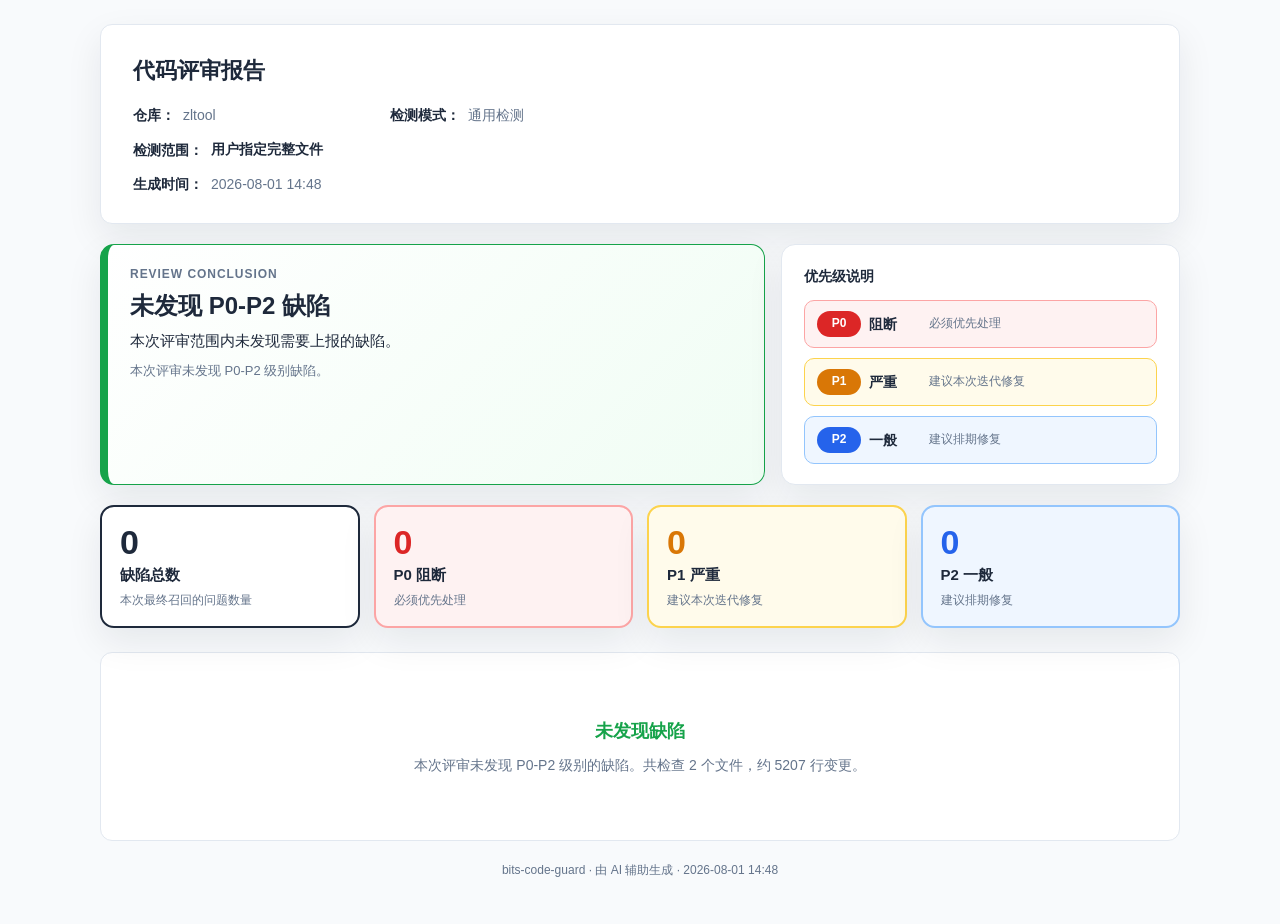
<file: .trae-review/schedule_20260801/report.html>
<!DOCTYPE html>
<html lang="zh-CN">
<head>
  <meta charset="UTF-8">
  <meta name="viewport" content="width=device-width, initial-scale=1.0">
  <title>代码评审报告 — zltool</title>
  <style>
    :root {
      --color-p0: #dc2626;
      --color-p0-bg: #fef2f2;
      --color-p0-border: #fca5a5;
      --color-p1: #d97706;
      --color-p1-bg: #fffbeb;
      --color-p1-border: #fcd34d;
      --color-p2: #2563eb;
      --color-p2-bg: #eff6ff;
      --color-p2-border: #93c5fd;
      --color-bg: #f8fafc;
      --color-card: #ffffff;
      --color-border: #e2e8f0;
      --color-text: #1e293b;
      --color-text-secondary: #64748b;
      --color-code-bg: #f1f5f9;
      --shadow-card: 0 14px 36px rgba(15, 23, 42, 0.08);
    }

    * { margin: 0; padding: 0; box-sizing: border-box; }

    body {
      font-family: -apple-system, BlinkMacSystemFont, "Segoe UI", Roboto, "Helvetica Neue", Arial, "Noto Sans SC", sans-serif;
      background: var(--color-bg);
      color: var(--color-text);
      line-height: 1.6;
      padding: 24px;
    }

    .container {
      max-width: 1080px;
      margin: 0 auto;
    }

    /* --- Header --- */
    .report-header {
      background: var(--color-card);
      border: 1px solid var(--color-border);
      border-radius: 12px;
      padding: 28px 32px;
      margin-bottom: 20px;
      box-shadow: var(--shadow-card);
    }

    .report-header h1 {
      font-size: 22px;
      font-weight: 700;
      margin-bottom: 16px;
    }

    .meta-grid {
      display: grid;
      grid-template-columns: repeat(auto-fit, minmax(200px, 1fr));
      gap: 12px;
    }

    .meta-item {
      display: flex;
      align-items: center;
      gap: 8px;
      font-size: 14px;
      color: var(--color-text-secondary);
    }

    .meta-item .label { font-weight: 600; color: var(--color-text); }

    .meta-item.range-item {
      grid-column: 1 / -1;
      align-items: flex-start;
    }

    .range-value {
      display: flex;
      flex-direction: column;
      gap: 2px;
      min-width: 0;
    }

    .range-main {
      font-family: "SF Mono", "Fira Code", "Cascadia Code", monospace;
      font-weight: 600;
      color: var(--color-text);
      word-break: break-all;
    }

    .range-detail {
      font-size: 13px;
      color: var(--color-text-secondary);
      word-break: break-all;
    }

    /* --- Decision Summary --- */
    .decision-panel {
      display: grid;
      grid-template-columns: minmax(0, 1.25fr) minmax(280px, 0.75fr);
      gap: 16px;
      margin-bottom: 20px;
    }

    .conclusion-card,
    .severity-legend {
      background: var(--color-card);
      border: 1px solid var(--color-border);
      border-radius: 14px;
      padding: 20px 22px;
      box-shadow: var(--shadow-card);
    }

    .conclusion-card {
      border-left: 8px solid var(--color-text-secondary);
    }

    .conclusion-card.p0 {
      border-color: var(--color-p0);
      background: linear-gradient(135deg, #fff 0%, var(--color-p0-bg) 100%);
    }

    .conclusion-card.p1 {
      border-color: var(--color-p1);
      background: linear-gradient(135deg, #fff 0%, var(--color-p1-bg) 100%);
    }

    .conclusion-card.p2 {
      border-color: var(--color-p2);
      background: linear-gradient(135deg, #fff 0%, var(--color-p2-bg) 100%);
    }

    .conclusion-card.clean {
      border-color: #16a34a;
      background: linear-gradient(135deg, #fff 0%, #f0fdf4 100%);
    }

    .conclusion-eyebrow {
      font-size: 12px;
      font-weight: 800;
      letter-spacing: 0.08em;
      color: var(--color-text-secondary);
      text-transform: uppercase;
      margin-bottom: 6px;
    }

    .conclusion-title {
      font-size: 24px;
      font-weight: 800;
      line-height: 1.25;
      margin-bottom: 8px;
    }

    .conclusion-text {
      font-size: 15px;
      color: var(--color-text);
      margin-bottom: 8px;
    }

    .priority-summary {
      font-size: 13px;
      color: var(--color-text-secondary);
    }

    .severity-legend-title {
      font-size: 14px;
      font-weight: 800;
      margin-bottom: 12px;
    }

    .legend-list {
      display: grid;
      gap: 10px;
    }

    .legend-item {
      display: grid;
      grid-template-columns: 44px 52px 1fr;
      align-items: center;
      gap: 8px;
      padding: 10px 12px;
      border: 1px solid var(--color-border);
      border-radius: 10px;
      background: #fff;
    }

    .legend-item.severity-P0 { border-color: var(--color-p0-border); background: var(--color-p0-bg); }
    .legend-item.severity-P1 { border-color: var(--color-p1-border); background: var(--color-p1-bg); }
    .legend-item.severity-P2 { border-color: var(--color-p2-border); background: var(--color-p2-bg); }

    .legend-key {
      display: inline-flex;
      justify-content: center;
      align-items: center;
      min-height: 26px;
      border-radius: 999px;
      color: #fff;
      font-size: 12px;
      font-weight: 800;
    }

    .legend-item.severity-P0 .legend-key { background: var(--color-p0); }
    .legend-item.severity-P1 .legend-key { background: var(--color-p1); }
    .legend-item.severity-P2 .legend-key { background: var(--color-p2); }

    .legend-main {
      font-size: 14px;
      font-weight: 800;
    }

    .legend-desc {
      font-size: 12px;
      color: var(--color-text-secondary);
    }

    /* --- P0 Alert Banner --- */
    .p0-alert {
      background: var(--color-p0-bg);
      border: 2px solid var(--color-p0-border);
      border-left: 8px solid var(--color-p0);
      border-radius: 14px;
      padding: 18px 22px;
      margin-bottom: 20px;
      display: none;
      box-shadow: 0 16px 36px rgba(220, 38, 38, 0.12);
    }

    .p0-alert-title {
      font-size: 16px;
      font-weight: 800;
      color: var(--color-p0);
      margin-bottom: 8px;
    }

    .p0-alert-list {
      list-style: none;
      font-size: 14px;
    }

    .p0-alert-list li {
      padding: 2px 0;
      color: var(--color-text);
    }

    /* --- Summary Bar --- */
    .summary-bar {
      display: grid;
      grid-template-columns: repeat(4, minmax(0, 1fr));
      gap: 14px;
      margin-bottom: 24px;
    }

    .summary-chip {
      display: flex;
      flex-direction: column;
      gap: 4px;
      min-height: 112px;
      padding: 18px 18px 16px;
      border-radius: 14px;
      font-size: 14px;
      font-weight: 600;
      background: var(--color-card);
      border: 2px solid var(--color-border);
      box-shadow: var(--shadow-card);
    }

    .summary-chip .count {
      font-size: 34px;
      line-height: 1;
      font-weight: 900;
      letter-spacing: -0.04em;
    }

    .summary-chip .summary-label {
      font-size: 15px;
      font-weight: 800;
      color: var(--color-text);
    }

    .summary-chip .summary-desc {
      font-size: 12px;
      font-weight: 500;
      color: var(--color-text-secondary);
    }

    .summary-chip.p0 { border-color: var(--color-p0-border); background: var(--color-p0-bg); color: var(--color-p0); }
    .summary-chip.p1 { border-color: var(--color-p1-border); background: var(--color-p1-bg); color: var(--color-p1); }
    .summary-chip.p2 { border-color: var(--color-p2-border); background: var(--color-p2-bg); color: var(--color-p2); }
    .summary-chip.total { border-color: var(--color-text); color: var(--color-text); }

    /* --- Defect Cards --- */
    .defect-list { display: flex; flex-direction: column; gap: 16px; }

    .defect-card {
      background: var(--color-card);
      border: 1px solid var(--color-border);
      border-radius: 14px;
      overflow: hidden;
      box-shadow: var(--shadow-card);
    }

    .defect-card.severity-P0 { border-left: 8px solid var(--color-p0); }
    .defect-card.severity-P1 { border-left: 8px solid var(--color-p1); }
    .defect-card.severity-P2 { border-left: 8px solid var(--color-p2); }

    .defect-header {
      display: flex;
      align-items: flex-start;
      gap: 14px;
      padding: 18px 20px;
      border-bottom: 1px solid var(--color-border);
    }

    .defect-card.severity-P0 .defect-header { background: var(--color-p0-bg); }
    .defect-card.severity-P1 .defect-header { background: var(--color-p1-bg); }
    .defect-card.severity-P2 .defect-header { background: var(--color-p2-bg); }

    .defect-rank {
      display: inline-flex;
      align-items: center;
      justify-content: center;
      width: 42px;
      height: 42px;
      border-radius: 12px;
      background: #fff;
      border: 1px solid var(--color-border);
      font-size: 13px;
      font-weight: 900;
      color: var(--color-text);
      flex: 0 0 auto;
    }

    .defect-title-group {
      display: flex;
      flex-direction: column;
      gap: 8px;
      min-width: 0;
      flex: 1;
    }

    .defect-meta-row {
      display: flex;
      align-items: center;
      gap: 8px;
      flex-wrap: wrap;
    }

    .severity-badge {
      display: inline-block;
      padding: 4px 12px;
      border-radius: 999px;
      font-size: 12px;
      font-weight: 800;
      color: #fff;
    }

    .severity-badge.P0 { background: var(--color-p0); }
    .severity-badge.P1 { background: var(--color-p1); }
    .severity-badge.P2 { background: var(--color-p2); }

    .category-badge {
      display: inline-block;
      padding: 4px 10px;
      border-radius: 999px;
      font-size: 12px;
      font-weight: 600;
      background: rgba(255, 255, 255, 0.78);
      color: var(--color-text-secondary);
    }

    .defect-title {
      font-size: 17px;
      line-height: 1.35;
      font-weight: 800;
      color: var(--color-text);
    }

    .confidence-tag {
      font-size: 12px;
      color: var(--color-text-secondary);
      white-space: nowrap;
      padding: 4px 10px;
      border-radius: 999px;
      background: rgba(255, 255, 255, 0.78);
    }

    .defect-body { padding: 20px; }

    .defect-location {
      font-size: 13px;
      color: var(--color-text-secondary);
      margin-bottom: 12px;
      font-family: "SF Mono", "Fira Code", "Cascadia Code", monospace;
    }

    .defect-section { margin-bottom: 16px; }
    .defect-section:last-child { margin-bottom: 0; }

    .defect-section-title {
      font-size: 13px;
      font-weight: 700;
      color: var(--color-text-secondary);
      text-transform: uppercase;
      letter-spacing: 0.5px;
      margin-bottom: 6px;
    }

    .defect-section p {
      font-size: 14px;
      line-height: 1.7;
    }

    .code-block {
      background: var(--color-code-bg);
      border: 1px solid var(--color-border);
      border-radius: 6px;
      padding: 12px 16px;
      font-family: "SF Mono", "Fira Code", "Cascadia Code", monospace;
      font-size: 13px;
      line-height: 1.6;
      overflow-x: auto;
      white-space: pre-wrap;
      word-break: break-all;
    }

    /* --- Empty State --- */
    .empty-state {
      text-align: center;
      padding: 64px 32px;
      background: var(--color-card);
      border: 1px solid var(--color-border);
      border-radius: 12px;
    }

    .empty-state h2 {
      font-size: 18px;
      color: #16a34a;
      margin-bottom: 8px;
    }

    .empty-state p {
      font-size: 14px;
      color: var(--color-text-secondary);
    }

    /* --- Footer --- */
    .report-footer {
      text-align: center;
      padding: 20px;
      font-size: 12px;
      color: var(--color-text-secondary);
    }

    /* --- Responsive --- */
    @media (max-width: 640px) {
      body { padding: 12px; }
      .report-header { padding: 20px; }
      .decision-panel { grid-template-columns: 1fr; }
      .summary-bar { grid-template-columns: repeat(2, minmax(0, 1fr)); }
      .defect-header { padding: 12px 16px; }
      .defect-body { padding: 16px; }
    }
  </style>
</head>
<body>
  <div class="container">

    <!-- ====== Header ====== -->
    <div class="report-header">
      <h1>代码评审报告</h1>
      <div class="meta-grid">
        <div class="meta-item">
          <span class="label">仓库：</span>
          <span>zltool</span>
        </div>
        <div class="meta-item">
          <span class="label">检测模式：</span>
          <span>通用检测</span>
        </div>
        <div class="meta-item range-item">
          <span class="label">检测范围：</span>
          <span class="range-value"><span class="range-main" title="用户指定完整文件">用户指定完整文件</span></span>
        </div>
        <div class="meta-item">
          <span class="label">生成时间：</span>
          <span>2026-08-01 14:48</span>
        </div>
      </div>
    </div>

    <!-- ====== Decision Summary ====== -->
    <div class="decision-panel">
      <div class="conclusion-card clean">
        <div class="conclusion-eyebrow">Review Conclusion</div>
        <div class="conclusion-title">未发现 P0-P2 缺陷</div>
        <div class="conclusion-text">本次评审范围内未发现需要上报的缺陷。</div>
        <div class="priority-summary">本次评审未发现 P0-P2 级别缺陷。</div>
      </div>
      <div class="severity-legend">
        <div class="severity-legend-title">优先级说明</div>
        <div class="legend-list">
          
        <div class="legend-item severity-P0">
          <span class="legend-key">P0</span>
          <span class="legend-main">阻断</span>
          <span class="legend-desc">必须优先处理</span>
        </div>

        <div class="legend-item severity-P1">
          <span class="legend-key">P1</span>
          <span class="legend-main">严重</span>
          <span class="legend-desc">建议本次迭代修复</span>
        </div>

        <div class="legend-item severity-P2">
          <span class="legend-key">P2</span>
          <span class="legend-main">一般</span>
          <span class="legend-desc">建议排期修复</span>
        </div>
        </div>
      </div>
    </div>

    <!-- ====== P0 Alert (hidden when no P0) ====== -->
    <div class="p0-alert">
      <div class="p0-alert-title">高优先级告警 — 发现 P0 级别缺陷，建议立即处理</div>
      <ul class="p0-alert-list">
        
      </ul>
    </div>

    <!-- ====== Summary ====== -->
    <div class="summary-bar">
      <div class="summary-chip total">
        <span class="count">0</span>
        <span class="summary-label">缺陷总数</span>
        <span class="summary-desc">本次最终召回的问题数量</span>
      </div>
      <div class="summary-chip p0">
        <span class="count">0</span>
        <span class="summary-label">P0 阻断</span>
        <span class="summary-desc">必须优先处理</span>
      </div>
      <div class="summary-chip p1">
        <span class="count">0</span>
        <span class="summary-label">P1 严重</span>
        <span class="summary-desc">建议本次迭代修复</span>
      </div>
      <div class="summary-chip p2">
        <span class="count">0</span>
        <span class="summary-label">P2 一般</span>
        <span class="summary-desc">建议排期修复</span>
      </div>
    </div>

    <!-- ====== Defect List ====== -->
    <div class="defect-list">
      
    </div>

    <!-- ====== Empty State (shown when no defects) ====== -->
    
    <div class="empty-state">
      <h2>未发现缺陷</h2>
      <p>本次评审未发现 P0-P2 级别的缺陷。共检查 2 个文件，约 5207 行变更。</p>
    </div>
    

    <div class="report-footer">
      bits-code-guard &middot; 由 AI 辅助生成 &middot; 2026-08-01 14:48
    </div>

  </div>
</body>
</html>

<!--
╔══════════════════════════════════════════════════════════════╗
║                        占位符说明                           ║
╠══════════════════════════════════════════════════════════════╣
║                                                              ║
║  --- 报告元信息 ---                                          ║
║  zltool           仓库名称                            ║
║  通用检测         检测模式                            ║
║  <span class="range-main" title="用户指定完整文件">用户指定完整文件</span>          检测范围描述                         ║
║  2026-08-01 14:48        报告生成时间 (YYYY-MM-DD HH:mm)     ║
║                                                              ║
║  --- 统计数据 ---                                            ║
║  0            P0 缺陷数量                         ║
║  0            P1 缺陷数量                         ║
║  0            P2 缺陷数量                         ║
║  0         缺陷总数                            ║
║                                                              ║
║  --- P0 告警 ---                                             ║
║  none    有 P0 时为 "block"，无 P0 时为      ║
║                          "none"                              ║
║        P0 缺陷摘要列表，每项格式：         ║
║    <li>[P0][类型] file:line | {title}</li>                   ║
║                                                              ║
║  --- 缺陷卡片 ---                                            ║
║          所有缺陷卡片的 HTML，单张卡片格式：  ║
║                                                              ║
║    <div class="defect-card severity-{severity}">             ║
║      <div class="defect-header">                             ║
║        <span class="severity-badge {severity}">              ║
║          {severity}</span>                                   ║
║        <span class="category-badge">                         ║
║          {category_zh}</span>                                ║
║        <span class="defect-title">                           ║
║          {title}</span>                                       ║
║        <span class="confidence-tag">                         ║
║          置信度 {confidence}/10</span>                       ║
║      </div>                                                  ║
║      <div class="defect-body">                               ║
║        <div class="defect-location">                         ║
║          {file}:{start_line}-{end_line}</div>                ║
║        <div class="defect-section">                          ║
║          <div class="defect-section-title">                  ║
║            问题描述</div>                                    ║
║          <p>{rationale}</p>                                  ║
║        </div>                                                ║
║        <div class="defect-section">                          ║
║          <div class="defect-section-title">                  ║
║            问题代码</div>                                    ║
║          <div class="code-block">                            ║
║            {代码片段}</div>                                  ║
║        </div>                                                ║
║        <div class="defect-section">                          ║
║          <div class="defect-section-title">                  ║
║            修复建议</div>                                    ║
║          <p>{suggestion}</p>                                 ║
║        </div>                                                ║
║      </div>                                                  ║
║    </div>                                                    ║
║                                                              ║
║  --- 空状态 ---                                              ║
║  无缺陷时：取消注释 __EMPTY_STATE_START__ 到                 ║
║  __EMPTY_STATE_END__ 之间的内容，并删除 defect-list 区块      ║
║  2          检查的文件数                         ║
║  5207          变更行数                            ║
║                                                              ║
║  --- category 中英文映射 ---                                  ║
║  LOGIC       → 逻辑错误                                     ║
║  BUSINESS_SEMANTICS → 业务语义问题                           ║
║  SECURITY    → 安全漏洞                                      ║
║  CONCURRENCY → 并发问题                                      ║
║  ROBUSTNESS  → 健壮性问题                                    ║
║  PERFORMANCE → 性能问题                                      ║
║  QUALITY     → 代码质量问题                                  ║
║                                                              ║
╚══════════════════════════════════════════════════════════════╝
-->
</file>
<file: recent-updates.css>
/* ============================================================
   全局：隐藏默认光标，仅在可编辑元素中显示
   ============================================================ */
body {
    caret-color: transparent;
}

input,
textarea,
select,
[contenteditable="true"] {
    caret-color: auto;
}

/* ============================================================
   更新日志挂件容器 — 定位在页面主体右上角
   ============================================================ */
.page,
.container {
    position: relative;
}

.recent-updates-widget {
    position: absolute;
    top: 14px;
    right: 0;
    z-index: 9999;
    padding-bottom: 8px; /* 为面板留出间距 */
    font-family: -apple-system, BlinkMacSystemFont, "Segoe UI", Roboto, "Helvetica Neue", Arial, sans-serif;
}

/* ----------------------------------------------------------
   触发按钮 — 圆角药丸风格，红色调
   ---------------------------------------------------------- */
.recent-updates-button {
    display: inline-flex;
    align-items: center;
    min-height: 32px;
    padding: 0 12px;
    border: 1px solid rgba(217, 74, 74, 0.28);
    border-radius: 999px; /* 胶囊形 */
    background: #d94a4a;
    color: rgba(255, 245, 245, 0.96);
    font-size: 12px;
    font-weight: 800;
    line-height: 1;
    text-decoration: none;
    cursor: pointer;
    box-shadow: 0 10px 24px rgba(217, 74, 74, 0.12);
    transition: transform 0.2s, border-color 0.2s, box-shadow 0.2s, background 0.2s;
}

/* 悬停：微微上浮 + 边框加深 + 阴影增强 */
.recent-updates-button:hover {
    transform: translateY(-1px);
    border-color: rgba(217, 74, 74, 0.45);
    background: #c83f3f;
    box-shadow: 0 14px 30px rgba(217, 74, 74, 0.18);
}

/* ----------------------------------------------------------
   弹出面板 — 默认隐藏，hover / focus / .open 时显示
   ---------------------------------------------------------- */
.recent-updates-panel {
    position: absolute;
    top: 100%; /* 紧贴按钮下方 */
    right: 0;
    width: min(360px, calc(100vw - 28px)); /* 自适应，不超过视口 */
    max-height: min(420px, calc(100vh - 70px));
    overflow: auto; /* 内容过多时滚动 */
    padding: 16px;
    border: 1px solid rgba(255, 107, 107, 0.18);
    border-radius: 16px;
    background: rgba(255, 255, 255, 0.96);
    color: #162033;
    box-shadow: 0 18px 48px rgba(22, 32, 51, 0.18);
    /* 默认隐藏：透明 + 不可见 + 不可交互 + 微上移 */
    opacity: 0;
    visibility: hidden;
    pointer-events: none;
    transform: translateY(-4px);
    transition: opacity 0.16s, transform 0.16s, visibility 0.16s;
    backdrop-filter: blur(16px); /* 毛玻璃效果 */
}

/* 显示面板的三种触发方式 */
.recent-updates-widget:hover .recent-updates-panel,
.recent-updates-widget:focus-within .recent-updates-panel,
.recent-updates-widget.open .recent-updates-panel {
    opacity: 1;
    visibility: visible;
    pointer-events: auto;
    transform: translateY(0); /* 归位动画 */
}

/* ----------------------------------------------------------
   面板内容排版
   ---------------------------------------------------------- */
.recent-updates-content {
    font-size: 13px;
    line-height: 1.65;
}

/* 标题层级 */
.recent-updates-content h1,
.recent-updates-content h2,
.recent-updates-content h3 {
    margin: 0 0 10px;
    color: #101828;
    line-height: 1.35;
}

.recent-updates-content h1 { font-size: 18px; }
.recent-updates-content h2 { font-size: 16px; }
.recent-updates-content h3 { font-size: 14px; }

/* 段落与列表间距 */
.recent-updates-content p { margin: 8px 0; }
.recent-updates-content ul { margin: 8px 0 8px 18px; }
.recent-updates-content li { margin: 5px 0; }

/* 行内代码样式 */
.recent-updates-content code {
    padding: 2px 5px;
    border-radius: 6px;
    background: #f2f4f7;
    color: #344054;
}

/* ----------------------------------------------------------
   响应式：小屏幕下缩小边距
   ---------------------------------------------------------- */
@media (max-width: 640px) {
    .recent-updates-widget {
        top: 10px;
        right: 0;
    }
}
</file>
<file: schedule.css>
* {
    box-sizing: border-box;
    margin: 0;
    padding: 0;
}

:root {
    --bg-start: #eef4ff;
    --bg-end: #f8fbff;
    --primary: #246bfe;
    --primary-dark: #1749b6;
    --green: #12a150;
    --orange: #f79009;
    --red: #d92d20;
    --morning-shift: #A5C3F4;
    --night-shift: #B7D7A6;
    --rest-shift: #B5A7D6;
    --text: #162033;
    --muted: #667085;
    --card: rgba(255, 255, 255, 0.9);
    --border: rgba(36, 107, 254, 0.12);
    --shadow: 0 20px 60px rgba(21, 54, 120, 0.12);
}

html {
    background: linear-gradient(135deg, var(--bg-start), var(--bg-end));
}

body {
    min-height: 100vh;
    font-family: -apple-system, BlinkMacSystemFont, "Segoe UI", Roboto, "Helvetica Neue", Arial, sans-serif;
    color: var(--text);
    background:
        radial-gradient(circle at top left, rgba(36, 107, 254, 0.18), transparent 32%),
        linear-gradient(135deg, var(--bg-start), var(--bg-end));
    background-attachment: fixed;
}

button,
input,
select {
    font: inherit;
}

button {
    appearance: none;
    border: 0;
    cursor: pointer;
}

button:focus-visible,
a:focus-visible {
    outline: 3px solid rgba(36, 107, 254, 0.24);
    outline-offset: 2px;
}

.page {
    width: min(1440px, calc(100% - 28px));
    margin: 0 auto;
    padding: 28px 0 56px;
}

.topbar {
    display: flex;
    align-items: center;
    justify-content: space-between;
    gap: 16px;
    margin-bottom: 18px;
}

.back-link {
    display: inline-flex;
    align-items: center;
    min-height: 38px;
    padding: 0 14px;
    border: 1px solid rgba(36, 107, 254, 0.16);
    border-radius: 999px;
    background: rgba(255, 255, 255, 0.8);
    color: var(--primary-dark);
    font-weight: 800;
    text-decoration: none;
}

.hero {
    display: grid;
    grid-template-columns: 1fr auto;
    gap: 18px;
    align-items: end;
    width: 100%;
    max-width: 100%;
    min-width: 0;
    margin-bottom: 18px;
    padding: 24px;
    border: 1px solid var(--border);
    border-radius: 24px;
    background: var(--card);
    box-shadow: var(--shadow);
    backdrop-filter: blur(16px);
}

.eyebrow {
    margin-bottom: 8px;
    color: var(--primary);
    font-size: 0.86rem;
    font-weight: 900;
}

h1 {
    margin-bottom: 8px;
    font-size: clamp(2rem, 5vw, 3.6rem);
    line-height: 1.05;
    letter-spacing: 1px;
    padding-left: -1px;
}

.hero-desc,
.muted {
    color: var(--muted);
    line-height: 1.65;
}

.toolbar {
    display: flex;
    flex-wrap: wrap;
    gap: 10px;
    justify-content: flex-end;
}

.btn {
    display: inline-flex;
    align-items: center;
    justify-content: center;
    min-height: 40px;
    padding: 0 14px;
    border: 1px solid rgba(36, 107, 254, 0.16);
    border-radius: 14px;
    background: #fff;
    color: var(--primary-dark);
    font-weight: 800;
    transition: transform 0.2s, box-shadow 0.2s, background 0.2s;
}

.btn:hover {
    transform: translateY(-1px);
    box-shadow: 0 12px 28px rgba(36, 107, 254, 0.12);
}

.btn.primary {
    border-color: var(--primary);
    background: var(--primary);
    color: #fff;
}

.btn.ghost {
    background: rgba(255, 255, 255, 0.68);
}

.btn.active {
    border-color: var(--primary);
    background: rgba(36, 107, 254, 0.1);
    color: var(--primary-dark);
}

.hero-actions {
    display: grid;
    justify-items: start;
    gap: 7px;
}

.ai-stop-btn:not(:disabled) {
    border-color: rgba(217, 45, 32, 0.28);
    color: var(--red);
    background: rgba(217, 45, 32, 0.06);
}

.staffing-panel {
    margin-bottom: 18px;
}

.staffing-grid {
    display: grid;
    grid-template-columns: minmax(0, 1fr);
    gap: 18px;
}

.staffing-section {
    display: grid;
    align-content: start;
    gap: 12px;
    padding: 16px;
    border: 1px solid rgba(36, 107, 254, 0.1);
    border-radius: 16px;
    background: rgba(36, 107, 254, 0.04);
}

.staffing-section-title {
    font-size: 0.92rem;
    font-weight: 900;
}

.staffing-fields {
    display: grid;
    grid-template-columns: repeat(3, minmax(90px, 1fr));
    gap: 10px;
}

.staffing-field {
    display: grid;
    gap: 6px;
}

.staffing-field label {
    color: var(--muted);
    font-size: 0.78rem;
    font-weight: 800;
}

.staffing-input,
.staffing-select {
    width: 100%;
    min-height: 38px;
    padding: 0 10px;
    border: 1px solid rgba(36, 107, 254, 0.16);
    border-radius: 10px;
    background: #fff;
    color: var(--text);
    outline: none;
}

.staffing-input:focus,
.staffing-select:focus {
    border-color: var(--primary);
    box-shadow: 0 0 0 3px rgba(36, 107, 254, 0.1);
}

.strategy-editor {
    display: grid;
    grid-template-columns: minmax(130px, 0.8fr) repeat(3, minmax(100px, 0.65fr)) auto;
    gap: 10px;
    align-items: end;
}

.strategy-target-picker {
    grid-column: 1 / -1;
    display: flex;
    flex-wrap: wrap;
    gap: 7px;
    padding: 10px;
    border: 1px solid rgba(36, 107, 254, 0.1);
    border-radius: 12px;
    background: rgba(255, 255, 255, 0.72);
}

.strategy-target-option {
    min-height: 32px;
    padding: 0 10px;
    border: 1px solid rgba(36, 107, 254, 0.14);
    border-radius: 999px;
    background: #fff;
    color: var(--muted);
    font-size: 0.78rem;
    font-weight: 800;
}

.strategy-target-option.active {
    border-color: var(--primary);
    background: rgba(36, 107, 254, 0.12);
    color: var(--primary-dark);
}

.strategy-editor-actions {
    display: flex;
    gap: 8px;
}

.strategy-preview-item {
    padding: 9px 11px;
    border: 1px solid rgba(36, 107, 254, 0.08);
    border-radius: 11px;
    background: rgba(36, 107, 254, 0.06);
    color: var(--muted);
    font-size: 0.8rem;
    line-height: 1.5;
}

.strategy-preview-item strong {
    color: var(--text);
}

.strategy-preview-dialog {
    width: min(760px, calc(100% - 32px));
    max-height: min(760px, calc(100vh - 40px));
    margin: auto;
    border: 0;
    border-radius: 22px;
    background: #fff;
    color: var(--text);
    box-shadow: 0 28px 80px rgba(21, 54, 120, 0.24);
}

.strategy-preview-dialog::backdrop {
    background: rgba(22, 32, 51, 0.42);
    backdrop-filter: blur(3px);
}

.strategy-preview-page {
    display: grid;
    grid-template-rows: auto minmax(0, 1fr) auto;
    max-height: min(760px, calc(100vh - 40px));
}

.strategy-preview-header,
.strategy-preview-footer {
    display: flex;
    align-items: center;
    justify-content: space-between;
    gap: 16px;
    padding: 18px 20px;
}

.strategy-preview-header {
    border-bottom: 1px solid rgba(36, 107, 254, 0.1);
}

.strategy-preview-header h2 {
    font-size: 1.16rem;
}

.strategy-preview-header p {
    margin-top: 4px;
    color: var(--muted);
    font-size: 0.82rem;
}

.strategy-preview-close {
    width: 34px;
    height: 34px;
    flex: 0 0 auto;
    border-radius: 10px;
    background: rgba(36, 107, 254, 0.08);
    color: var(--muted);
    font-size: 1.35rem;
    line-height: 1;
}

.strategy-preview-content {
    display: grid;
    align-content: start;
    gap: 9px;
    overflow: auto;
    padding: 18px 20px;
}

.strategy-preview-footer {
    justify-content: flex-end;
    border-top: 1px solid rgba(36, 107, 254, 0.1);
}

.strategy-list {
    display: grid;
    gap: 8px;
}

.strategy-empty {
    padding: 12px;
    border: 1px dashed rgba(36, 107, 254, 0.2);
    border-radius: 12px;
    color: var(--muted);
    font-size: 0.82rem;
    text-align: center;
}

.strategy-item {
    display: flex;
    align-items: center;
    justify-content: space-between;
    gap: 12px;
    padding: 10px 12px;
    border: 1px solid rgba(36, 107, 254, 0.1);
    border-radius: 12px;
    background: rgba(255, 255, 255, 0.82);
}

.strategy-item.disabled {
    opacity: 0.55;
}

.strategy-copy {
    min-width: 0;
    color: var(--muted);
    font-size: 0.8rem;
    line-height: 1.5;
}

.strategy-copy strong {
    display: block;
    color: var(--text);
    font-size: 0.86rem;
}

.strategy-actions {
    display: flex;
    flex: 0 0 auto;
    gap: 6px;
}

.strategy-action {
    min-height: 30px;
    padding: 0 9px;
    border: 1px solid rgba(36, 107, 254, 0.12);
    border-radius: 9px;
    background: #fff;
    color: var(--primary-dark);
    font-size: 0.76rem;
    font-weight: 800;
}

.strategy-action.delete {
    color: var(--red);
}

.layout {
    display: grid;
    grid-template-columns: minmax(0, 1fr);
    gap: 18px;
    align-items: start;
    width: 100%;
    max-width: 100%;
    min-width: 0;
}

.panel {
    position: relative;
    z-index: 1;
    width: 100%;
    max-width: 100%;
    min-width: 0;
    overflow: visible;
    border: 1px solid var(--border);
    border-radius: 22px;
    background: var(--card);
    box-shadow: var(--shadow);
    backdrop-filter: blur(16px);
}

.panel:has(.person-card.active) {
    z-index: 30;
}

.panel-header {
    display: flex;
    align-items: flex-start;
    justify-content: space-between;
    gap: 12px;
    width: 100%;
    min-width: 0;
    padding: 18px 18px 0;
}

.panel-title {
    font-size: 1.08rem;
    letter-spacing: -0.03em;
}

.view-switch {
    display: inline-grid;
    grid-template-columns: 1fr 1fr;
    width: 176px;
    padding: 4px;
    border: 1px solid rgba(36, 107, 254, 0.12);
    border-radius: 999px;
    background: rgba(102, 112, 133, 0.1);
}

.view-switch-option {
    min-height: 32px;
    padding: 0 12px;
    border: 0;
    border-radius: 999px;
    background: transparent;
    color: var(--muted);
    font-size: 0.8rem;
    font-weight: 900;
}

.view-switch-option.active {
    background: #fff;
    color: var(--primary-dark);
    box-shadow: 0 4px 12px rgba(21, 54, 120, 0.12);
}

.calendar-actions {
    display: inline-flex;
    align-items: center;
    gap: 10px;
    flex-wrap: wrap;
    justify-content: flex-end;
}

.calendar-export-btn {
    min-height: 38px;
    padding: 0 14px;
    border: 1px solid rgba(36, 107, 254, 0.14);
    border-radius: 999px;
    background: rgba(255, 255, 255, 0.78);
    color: var(--primary-dark);
    font-size: 0.82rem;
    font-weight: 900;
    box-shadow: 0 6px 16px rgba(21, 54, 120, 0.08);
}

.calendar-export-btn:hover {
    background: rgba(36, 107, 254, 0.08);
}

.panel-body {
    width: 100%;
    max-width: 100%;
    min-width: 0;
    overflow: visible;
    padding: 18px;
}

.calendar-wrap {
    width: 100%;
    max-width: 100%;
    min-width: 0;
    overflow-x: auto;
    overflow-y: hidden;
    padding-bottom: 8px;
}

.schedule-table {
    width: max-content;
    min-width: 100%;
    max-width: none;
    border-collapse: separate;
    border-spacing: 0;
}

.schedule-table th,
.schedule-table td {
    border-right: 1px solid rgba(36, 107, 254, 0.08);
    border-bottom: 1px solid rgba(36, 107, 254, 0.08);
    padding: 10px;
    vertical-align: top;
    background: rgba(255, 255, 255, 0.74);
    transition: background 0.16s ease;
}

.schedule-table th {
    position: sticky;
    top: 0;
    z-index: 2;
    background: #f6f9ff;
    font-size: 0.82rem;
    white-space: nowrap;
}

.schedule-table .row-head {
    position: sticky;
    left: 0;
    z-index: 3;
    min-width: 92px;
    background: #f6f9ff;
    color: var(--primary-dark);
    font-weight: 900;
}

.schedule-table tr:nth-child(2n) td {
    background: rgba(239, 246, 255, 0.64);
}

.schedule-table tr:nth-child(2n) .row-head {
    background: #edf4ff;
}

.schedule-table tr:hover td {
    background: rgba(36, 107, 254, 0.08);
}

.schedule-table tr:hover .row-head {
    background: #e6f0ff;
}

.frozen-schedule-header {
    position: fixed;
    top: 0;
    z-index: 9990;
    overflow: hidden;
    pointer-events: none;
    opacity: 0;
    visibility: hidden;
    transform: translateY(-8px);
    box-shadow: 0 8px 22px rgba(21, 54, 120, 0.14);
    transition: opacity 0.2s ease, transform 0.2s ease, visibility 0s linear 0.2s;
}

.frozen-schedule-header.visible {
    opacity: 1;
    visibility: visible;
    transform: translateY(0);
    transition-delay: 0s;
}

.frozen-schedule-header-track {
    width: max-content;
    will-change: transform;
}

.frozen-schedule-header-table {
    min-width: 0;
    table-layout: fixed;
}

.frozen-schedule-header-table th {
    position: static;
    box-sizing: border-box;
}

.frozen-schedule-header-corner {
    position: absolute;
    top: 0;
    bottom: 0;
    left: 0;
    z-index: 2;
    box-sizing: border-box;
    display: flex;
    align-items: flex-start;
    padding: 10px;
    border-right: 1px solid rgba(36, 107, 254, 0.08);
    border-bottom: 1px solid rgba(36, 107, 254, 0.08);
    background: #f6f9ff;
    color: var(--primary-dark);
    font-size: 0.82rem;
    font-weight: 900;
}

.date-head {
    display: grid;
    gap: 2px;
}

.date-rule-list {
    display: flex;
    flex-direction: column;
    align-items: stretch;
    width: 100%;
    min-width: 0;
    gap: 4px;
    margin-top: 6px;
}

.date-rule-pill {
    display: flex;
    align-items: center;
    justify-content: space-between;
    width: 100%;
    min-width: 0;
    max-width: 100%;
    gap: 4px;
    padding: 3px 6px;
    border: 0;
    border-radius: 999px;
    background: rgba(18, 161, 80, 0.14);
    color: #027a48;
    font-size: 0.7rem;
    font-weight: 900;
    line-height: 1.2;
    overflow-wrap: anywhere;
    white-space: normal;
}

.date-rule-pill.blocked {
    background: rgba(217, 45, 32, 0.12);
    color: #b42318;
}

.date-rule-pill.rest {
    background: var(--rest-shift);
    color: #3d2b70;
}

.date-rule-pill .pill-delete {
    opacity: 0;
}

.date-rule-pill:hover .pill-delete {
    opacity: 1;
}

.weekday {
    color: var(--muted);
    font-size: 0.74rem;
    font-weight: 700;
}

.cell {
    min-width: 118px;
    min-height: 86px;
    cursor: pointer;
}

.cell-person-list {
    display: flex;
    flex-direction: column;
    align-items: flex-start;
    gap: 6px;
}

.schedule-table td.person-participation-highlight {
    position: relative;
    background: rgba(255, 214, 64, 0.24) !important;
    box-shadow: inset 0 0 0 2px rgba(224, 160, 0, 0.58);
}

.person-participation-highlight .pill[aria-pressed="true"] {
    border-color: rgba(196, 125, 0, 0.52);
    box-shadow: 0 0 0 3px rgba(255, 193, 7, 0.2);
}

.manual-menu {
    position: fixed;
    z-index: 10000;
    display: grid;
    grid-template-rows: auto minmax(0, 1fr);
    gap: 8px;
    width: min(260px, calc(100vw - 28px));
    max-height: calc(100vh - 24px);
    padding: 12px;
    border: 1px solid rgba(36, 107, 254, 0.14);
    border-radius: 16px;
    background: rgba(255, 255, 255, 0.98);
    box-shadow: 0 20px 52px rgba(21, 54, 120, 0.18);
}

.manual-menu-title {
    color: var(--muted);
    font-size: 0.78rem;
    font-weight: 900;
}

.manual-option-list {
    display: grid;
    gap: 6px;
    overflow-y: auto;
    overscroll-behavior: contain;
}

.manual-option {
    min-height: 34px;
    padding: 0 10px;
    border: 1px solid rgba(36, 107, 254, 0.12);
    border-radius: 12px;
    background: rgba(36, 107, 254, 0.06);
    color: var(--primary-dark);
    font-size: 0.84rem;
    font-weight: 900;
    text-align: left;
}

.manual-option:hover {
    border-color: var(--primary);
    background: rgba(36, 107, 254, 0.12);
}

.manual-option:disabled {
    cursor: not-allowed;
    opacity: 0.48;
    background: #f2f4f7;
    color: var(--muted);
}

.pill {
    display: inline-flex;
    align-items: center;
    gap: 4px;
    max-width: 100%;
    padding: 4px 7px;
    border: 1px solid rgba(36, 107, 254, 0.08);
    border-radius: 999px;
    background: rgba(36, 107, 254, 0.1);
    color: var(--primary-dark);
    font-size: 0.76rem;
    font-weight: 800;
    line-height: 1.2;
    box-shadow: 0 1px 2px rgba(21, 54, 120, 0.04);
}

.pill.locked {
    border-color: rgba(18, 161, 80, 0.12);
    background: rgba(18, 161, 80, 0.14);
    color: #027a48;
}

.pill.blocked {
    border-color: rgba(217, 45, 32, 0.12);
    background: rgba(217, 45, 32, 0.12);
    color: #b42318;
}

.pill.warning {
    border-color: rgba(247, 144, 9, 0.14);
    background: var(--rest-shift);
    color: #3d2b70;
}

.assignment-action-menu {
    position: fixed;
    z-index: 10020;
    display: flex;
    gap: 6px;
    width: max-content;
    max-width: calc(100vw - 24px);
    padding: 6px;
    border: 1px solid rgba(36, 107, 254, 0.14);
    border-radius: 999px;
    background: rgba(255, 255, 255, 0.98);
    box-shadow: 0 14px 34px rgba(21, 54, 120, 0.2);
}

.assignment-action {
    min-height: 30px;
    padding: 0 10px;
    border: 0;
    border-radius: 999px;
    background: rgba(36, 107, 254, 0.08);
    color: var(--primary-dark);
    font-size: 0.76rem;
    font-weight: 900;
}

.assignment-action.delete {
    background: rgba(217, 45, 32, 0.1);
    color: #b42318;
}

.pill-delete {
    display: inline-grid;
    width: 14px;
    height: 14px;
    place-items: center;
    border-radius: 50%;
    background: var(--red);
    color: #fff;
    font-size: 0.68rem;
    line-height: 1;
    opacity: 0;
    transition: opacity 0.16s;
}

.pill.locked:hover .pill-delete,
.pill.blocked:hover .pill-delete {
    opacity: 1;
}

.empty {
    color: #98a2b3;
    font-size: 0.82rem;
}

.fixed-empty-action {
    border: 0;
    background: transparent;
    color: #98a2b3;
    font-size: 0.82rem;
    text-align: left;
}

.people-list {
    display: grid;
    grid-template-columns: repeat(auto-fit, minmax(260px, 1fr));
    width: 100%;
    max-width: 100%;
    min-width: 0;
    gap: 12px;
}

.person-card {
    position: relative;
    width: 100%;
    max-width: 100%;
    min-width: 0;
    min-height: 0;
    padding: 14px;
    border: 1px solid rgba(36, 107, 254, 0.12);
    border-radius: 22px;
    background: rgba(255, 255, 255, 0.72);
    text-align: left;
    overflow: visible;
    transition: border-color 0.2s, box-shadow 0.2s, transform 0.2s;
}

.person-card-header {
    display: grid;
    grid-template-columns: minmax(0, 1fr) auto;
    gap: 12px;
    align-items: start;
    width: 100%;
    min-width: 0;
    border: 0;
    background: transparent;
    color: inherit;
    text-align: left;
}

.person-info {
    display: block;
    min-width: 0;
}

.person-title-line {
    display: inline-flex;
    flex-wrap: wrap;
    align-items: baseline;
    width: fit-content;
    max-width: 100%;
    gap: 8px;
    min-width: 0;
}

.person-card.active {
    border-color: var(--primary);
    box-shadow: 0 14px 36px rgba(36, 107, 254, 0.14);
    transform: translateY(-1px);
    z-index: 12;
}

.avatar {
    display: inline-grid;
    width: 48px;
    height: 48px;
    place-items: center;
    justify-self: end;
    border-radius: 50%;
    background: linear-gradient(135deg, rgba(36, 107, 254, 0.16), rgba(18, 161, 80, 0.14));
    color: var(--primary-dark);
    font-weight: 900;
}

.person-name {
    font-size: 1.04rem;
    font-weight: 900;
}

.person-summary-inline {
    color: var(--muted);
    font-size: 0.76rem;
    font-weight: 500;
}

.person-summary {
    display: block;
    margin-top: 6px;
    color: var(--muted);
    font-size: 0.78rem;
    font-weight: 500;
    line-height: 1.55;
}

.person-conflicts {
    display: grid;
    gap: 4px;
    margin-top: 7px;
    color: #b42318;
    font-size: 0.74rem;
    line-height: 1.45;
}

.person-conflict {
    overflow-wrap: anywhere;
}

.person-preferences {
    display: block;
    position: absolute;
    top: calc(100% - 8px);
    left: 50%;
    right: auto;
    z-index: 20;
    width: min(560px, calc(100vw - 56px));
    max-width: calc(100vw - 56px);
    pointer-events: none;
    visibility: hidden;
    transition: visibility 0s linear 0.2s;
}

.person-preferences-inner {
    display: grid;
    gap: 12px;
    max-height: min(520px, calc(100vh - 120px));
    overflow: auto;
    padding: 14px 12px;
    border: 1px solid rgba(36, 107, 254, 0.12);
    border-radius: 20px;
    background: rgba(255, 255, 255, 0.96);
    box-shadow: 0 18px 40px rgba(21, 54, 120, 0.16);
    opacity: 0;
    transform: translateY(-8px);
    transform-origin: top center;
    transition: opacity 0.18s ease, transform 0.2s ease, visibility 0s linear 0.2s;
    will-change: opacity, transform;
}

.schedule-preference-row {
    display: flex;
    justify-content: space-between;
    align-items: center;
    flex-wrap: wrap;
    gap: 8px;
}

.schedule-preference-group,
.force-shift-group {
    display: flex;
    align-items: center;
    gap: 8px;
}

.schedule-preference-label {
    color: var(--muted);
    font-size: 0.78rem;
    font-weight: 800;
}

.schedule-preference-tabs {
    display: inline-flex;
    padding: 3px;
    border-radius: 999px;
    background: rgba(36, 107, 254, 0.08);
}

.schedule-preference-tab {
    min-height: 28px;
    padding: 0 10px;
    border: 0;
    border-radius: 999px;
    background: transparent;
    color: var(--muted);
    font-size: 0.76rem;
    font-weight: 900;
}

.schedule-preference-tab.active {
    background: #fff;
    color: var(--primary-dark);
    box-shadow: 0 2px 8px rgba(21, 54, 120, 0.12);
}

.force-shift-toggle {
    min-height: 30px;
    padding: 0 10px;
    border: 1px solid rgba(217, 45, 32, 0.18);
    border-radius: 999px;
    background: rgba(217, 45, 32, 0.06);
    color: #b42318;
    font-size: 0.76rem;
    font-weight: 900;
}

.force-shift-toggle.active {
    border-color: #d92d20;
    background: #d92d20;
    color: #fff;
}

.force-shift-tabs {
    display: inline-flex;
    padding: 3px;
    border-radius: 999px;
    background: rgba(217, 45, 32, 0.07);
}

.force-shift-tab {
    min-height: 26px;
    padding: 0 9px;
    border: 0;
    border-radius: 999px;
    background: transparent;
    color: var(--muted);
    font-size: 0.74rem;
    font-weight: 900;
}

.force-shift-tab.active {
    background: #fff;
    color: #b42318;
    box-shadow: 0 2px 8px rgba(120, 30, 24, 0.12);
}

.person-card.active .person-preferences {
    visibility: visible;
    pointer-events: auto;
    transition-delay: 0s;
}

.person-card.active .person-preferences-inner {
    opacity: 1;
    transform: translateY(0);
    transition-delay: 0s;
}

.person-card.prefs-placement-center .person-preferences {
    left: 50%;
    right: auto;
    transform: translateX(-50%);
}

.person-card.prefs-placement-center .person-preferences-inner {
    transform-origin: top center;
}

.person-card.prefs-placement-left .person-preferences {
    left: 0;
    right: auto;
    transform: none;
}

.person-card.prefs-placement-left .person-preferences-inner {
    transform-origin: top left;
}

.person-card.prefs-placement-right .person-preferences {
    left: auto;
    right: 0;
    transform: none;
}

.person-card.prefs-placement-right .person-preferences-inner {
    transform-origin: top right;
}

.fixed-row {
    display: grid;
    grid-template-columns: auto minmax(0, 1fr);
    gap: 8px;
    align-items: center;
    margin-top: 10px;
}

.expand-toggle {
    display: inline-grid;
    width: 28px;
    height: 28px;
    place-items: center;
    position: relative;
    padding: 0;
    border: 1px solid rgba(36, 107, 254, 0.14);
    border-radius: 50%;
    background: rgba(255, 255, 255, 0.76);
    color: transparent;
    font-size: 0;
    font-weight: 900;
    line-height: 1;
    transition: transform 0.24s ease, background 0.2s ease, border-color 0.2s ease;
}

.expand-toggle::before {
    content: "";
    position: absolute;
    left: 50%;
    top: 50%;
    width: 7px;
    height: 7px;
    border-right: 2px solid var(--primary-dark);
    border-bottom: 2px solid var(--primary-dark);
    transform: translate(-50%, -62%) rotate(45deg);
}

.expand-toggle.active {
    border-color: var(--primary);
    background: rgba(36, 107, 254, 0.1);
    transform: rotate(180deg);
}

.shift-tabs,
.fixed-tags {
    display: flex;
    flex-wrap: wrap;
    max-width: 100%;
    min-width: 0;
    gap: 8px;
}

.fixed-tags {
    align-items: center;
}

.shift-tab {
    min-height: 34px;
    padding: 0 12px;
    border: 1px solid rgba(36, 107, 254, 0.12);
    border-radius: 999px;
    background: rgba(255, 255, 255, 0.78);
    color: var(--muted);
    font-size: 0.82rem;
    font-weight: 900;
    box-shadow: inset 0 0 0 1px rgba(255, 255, 255, 0.46);
    transition: background 0.16s, border-color 0.16s, color 0.16s, box-shadow 0.16s;
}

.shift-tab.active {
    border-color: var(--primary);
    background: rgba(36, 107, 254, 0.14);
    color: var(--primary-dark);
    box-shadow: 0 6px 16px rgba(36, 107, 254, 0.12);
}

.shift-tab:disabled {
    cursor: not-allowed;
    opacity: 0.38;
}

.date-chip.active.shift-morning,
.pill[data-shift="morning"],
.fixed-tag.shift-morning {
    border-color: rgba(90, 130, 196, 0.28);
    background: var(--morning-shift);
    color: #163a6d;
}

.date-chip.active.shift-night,
.pill[data-shift="night"],
.fixed-tag.shift-night {
    border-color: rgba(92, 143, 76, 0.28);
    background: var(--night-shift);
    color: #244f1d;
}

.mode-tabs {
    display: inline-flex;
    width: fit-content;
    padding: 4px;
    border-radius: 999px;
    background: rgba(102, 112, 133, 0.1);
}

.mode-tab {
    min-height: 30px;
    padding: 0 12px;
    border: 0;
    border-radius: 999px;
    background: transparent;
    color: var(--muted);
    font-size: 0.8rem;
    font-weight: 900;
}

.mode-tab.active.work {
    background: rgba(18, 161, 80, 0.14);
    color: #027a48;
}

.mode-tab.active.block {
    background: rgba(217, 45, 32, 0.12);
    color: #b42318;
}

.mode-tab:disabled {
    cursor: not-allowed;
    opacity: 0.5;
}

.mode-tab.active.block:disabled {
    opacity: 1;
}

.inline-date-grid {
    display: grid;
    grid-template-columns: repeat(auto-fit, minmax(76px, 1fr));
    gap: 8px;
    max-height: min(260px, calc(100vh - 300px));
    overflow: auto;
    padding: 8px;
    border: 1px solid rgba(36, 107, 254, 0.1);
    border-radius: 14px;
    background: rgba(255, 255, 255, 0.5);
}

.date-chip {
    min-height: 32px;
    border: 1px solid rgba(36, 107, 254, 0.12);
    border-radius: 12px;
    background: rgba(255, 255, 255, 0.76);
    color: var(--muted);
    font-size: 0.76rem;
    font-weight: 900;
}

.date-chip.active {
    border-color: var(--green);
    background: rgba(18, 161, 80, 0.14);
    color: #027a48;
}

.date-chip.rest-active {
    border-color: rgba(106, 84, 158, 0.28);
    background: var(--rest-shift);
    color: #3d2b70;
}

.date-chip.block-active {
    border-color: var(--red);
    background: rgba(217, 45, 32, 0.12);
    color: #b42318;
}

.fixed-tag {
    display: inline-flex;
    align-items: center;
    gap: 6px;
    max-width: 100%;
    min-height: 28px;
    padding: 0 8px;
    border-radius: 999px;
    background: rgba(36, 107, 254, 0.1);
    color: var(--primary-dark);
    font-size: 0.76rem;
    font-weight: 900;
    line-height: 1;
    cursor: default;
}

.fixed-tag.rest {
    background: var(--rest-shift);
    color: #3d2b70;
}

.fixed-tag.blocked {
    background: rgba(217, 45, 32, 0.12);
    color: #b42318;
}

.delete-tag {
    display: grid;
    width: 16px;
    height: 16px;
    place-items: center;
    flex: 0 0 16px;
    border: 0;
    border-radius: 50%;
    background: var(--red);
    color: #fff;
    font-size: 0.7rem;
    line-height: 1;
    opacity: 0;
    transition: opacity 0.16s;
}

.fixed-tag:hover .delete-tag {
    opacity: 1;
}

.form-grid {
    display: grid;
    gap: 12px;
}

.field {
    display: grid;
    gap: 7px;
}

.label {
    color: var(--text);
    font-size: 0.86rem;
    font-weight: 900;
}

.input,
.select {
    width: 100%;
    min-height: 40px;
    padding: 0 12px;
    border: 1px solid rgba(36, 107, 254, 0.16);
    border-radius: 12px;
    background: rgba(255, 255, 255, 0.82);
    color: var(--text);
    outline: none;
}

.rule-list {
    display: grid;
    gap: 8px;
    max-height: 180px;
    overflow: auto;
}

.rule-item {
    padding: 10px;
    border-radius: 14px;
    background: rgba(36, 107, 254, 0.06);
    color: var(--muted);
    font-size: 0.82rem;
    line-height: 1.55;
}

.solution-list {
    display: grid;
    width: 100%;
    max-width: 100%;
    min-width: 0;
    gap: 10px;
}

.solution-card {
    display: flex;
    align-items: center;
    justify-content: space-between;
    gap: 10px;
    min-width: 0;
    padding: 12px;
    border: 1px solid rgba(36, 107, 254, 0.1);
    border-radius: 16px;
    background: rgba(255, 255, 255, 0.72);
}

.solution-card.active {
    border-color: var(--primary);
    background: rgba(36, 107, 254, 0.08);
}

.solution-source {
    display: inline-flex;
    margin-left: 6px;
    padding: 2px 7px;
    border-radius: 999px;
    background: rgba(102, 112, 133, 0.12);
    color: #475467;
    font-size: 0.72rem;
    font-weight: 800;
    vertical-align: middle;
}

.solution-source.ai {
    background: rgba(123, 97, 255, 0.12);
    color: #6941c6;
}

.ai-solve-status {
    margin-top: 8px;
    color: var(--muted);
    font-size: 0.86rem;
    line-height: 1.5;
}

.ai-solve-status.error {
    color: var(--red);
}

#solveBtn:disabled,
#aiSolveBtn:disabled {
    cursor: wait;
    opacity: 0.68;
}

.archive-actions {
    display: flex;
    flex-wrap: wrap;
    justify-content: center;
    gap: 10px;
    margin-top: 18px;
}

.archive-input {
    display: none;
}

.toast {
    position: fixed;
    left: 50%;
    bottom: 28px;
    z-index: 20;
    transform: translateX(-50%) translateY(18px);
    padding: 12px 18px;
    border-radius: 999px;
    background: rgba(22, 32, 51, 0.92);
    color: #fff;
    opacity: 0;
    pointer-events: none;
    transition: opacity 0.2s, transform 0.2s;
}

.toast.show {
    opacity: 1;
    transform: translateX(-50%) translateY(0);
}

@media (max-width: 1100px) {
    .hero,
    .layout {
        grid-template-columns: 1fr;
    }

    .strategy-editor {
        grid-template-columns: 1fr 1fr;
    }

    .toolbar {
        justify-content: flex-start;
    }
}

@media (max-width: 720px) {
    .page {
        width: min(100% - 20px, 1440px);
        padding-top: 18px;
    }

    .people-list {
        grid-template-columns: 1fr;
    }

    .panel-header {
        align-items: stretch;
        flex-direction: column;
    }

    .staffing-grid,
    .staffing-fields,
    .strategy-editor {
        grid-template-columns: 1fr;
    }
}
</file>
